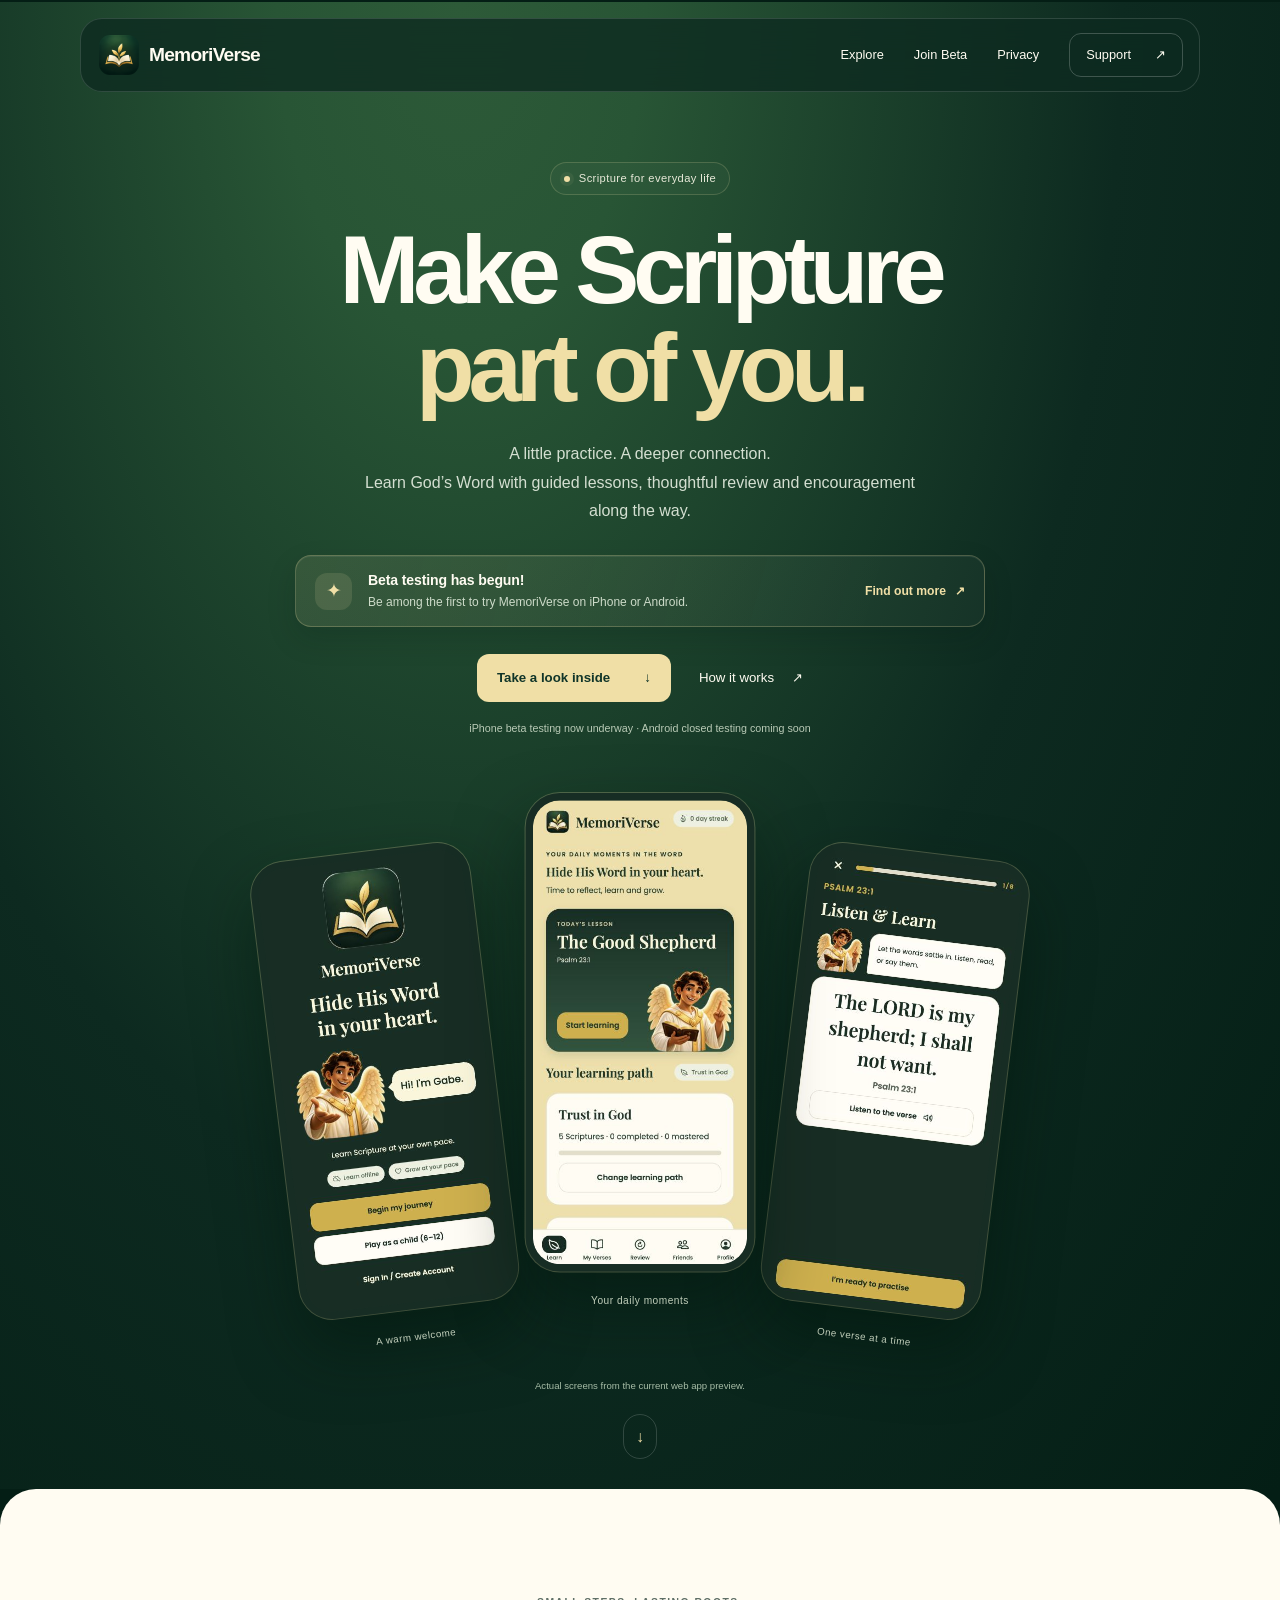
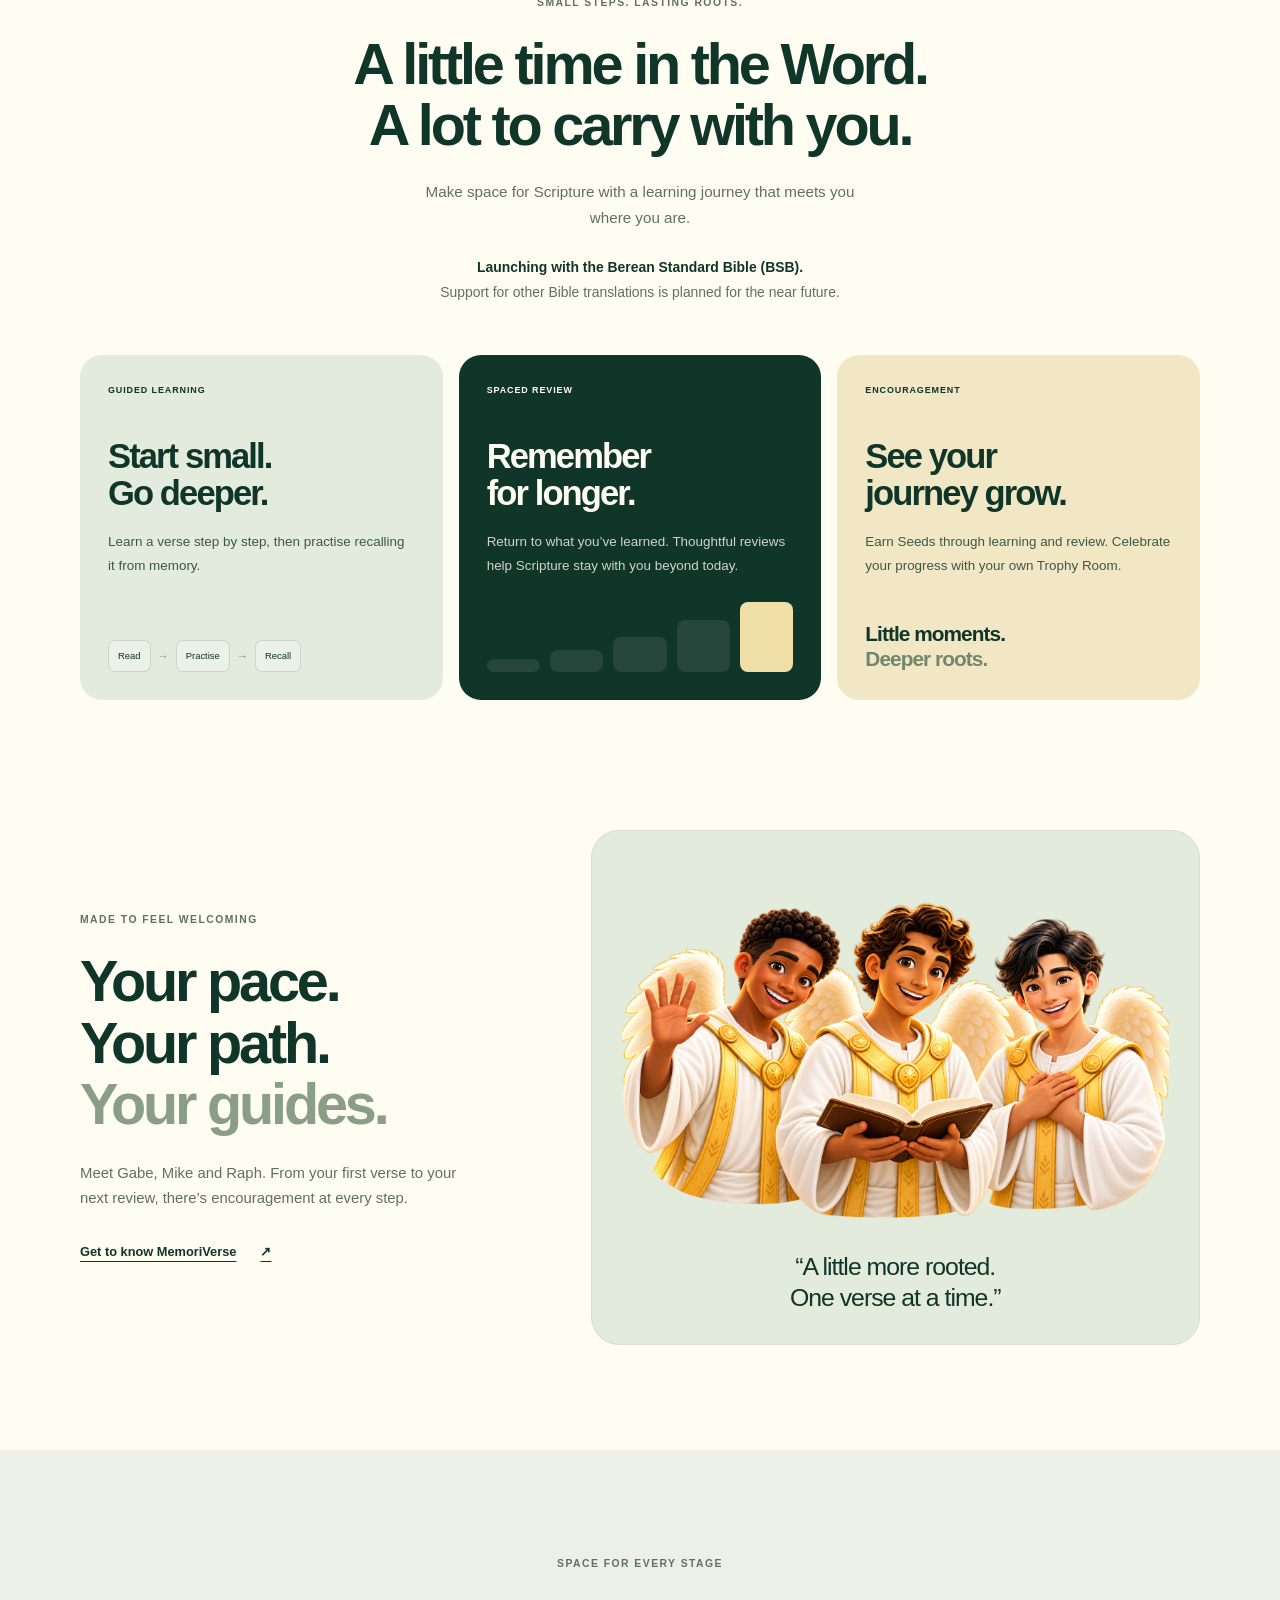
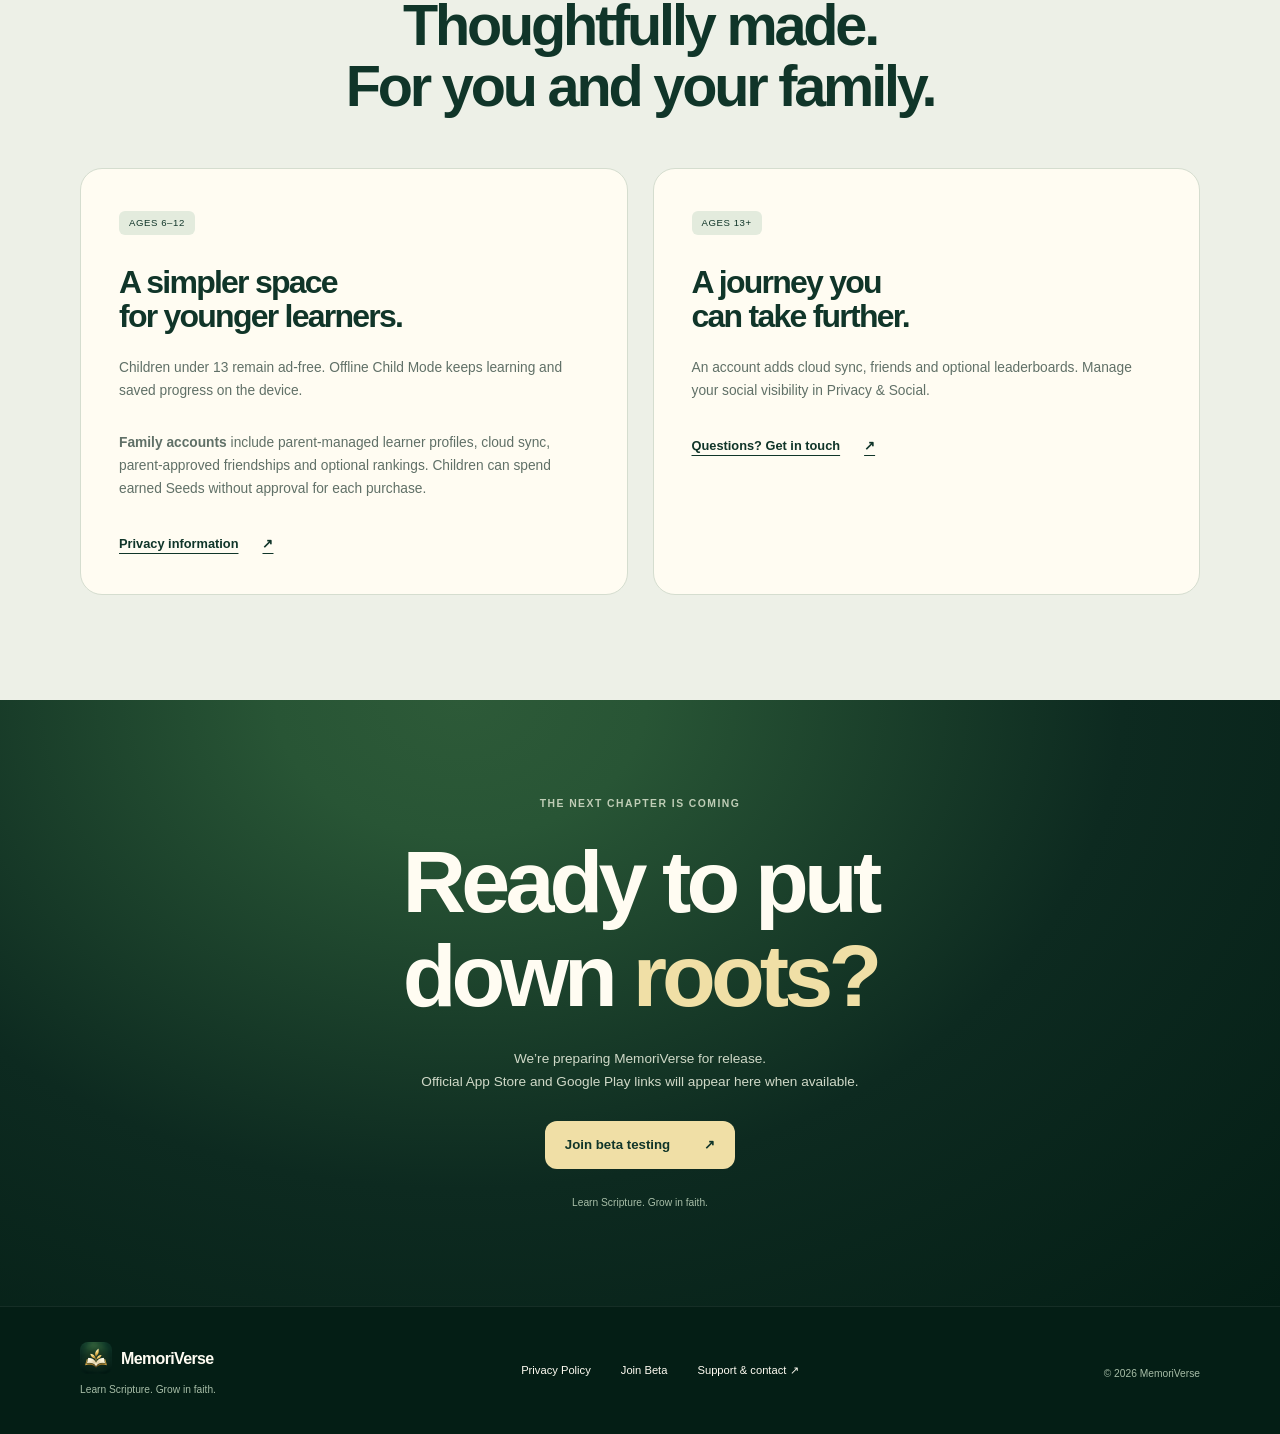
<file: index.html>
<!doctype html>
<html lang="en-GB">
<head>
<meta charset="utf-8">
<meta name="viewport" content="width=device-width, initial-scale=1">
<title>MemoriVerse — Learn Scripture. Grow in faith.</title>
<meta name="description" content="Bible memorisation through guided practice, spaced review and earned Seeds. Discover MemoriVerse and find support and privacy information.">
<meta name="robots" content="index,follow">
<meta name="theme-color" content="#103529">
<meta property="og:type" content="website">
<meta property="og:site_name" content="MemoriVerse">
<meta property="og:title" content="MemoriVerse — Learn Scripture. Grow in faith.">
<meta property="og:description" content="Bible memorisation through guided practice, spaced review and earned Seeds. Discover MemoriVerse and find support and privacy information.">
<meta property="og:url" content="https://memoriverse.app/">
<meta property="og:image" content="https://memoriverse.app/assets/memoriverse-logo.png">
<meta property="og:image:alt" content="MemoriVerse: an open Bible with golden leaves">
<meta name="twitter:card" content="summary">
<link rel="canonical" href="https://memoriverse.app/">
<link rel="icon" type="image/png" href="assets/memoriverse-logo.png">
<link rel="apple-touch-icon" href="assets/memoriverse-logo.png">
<link rel="stylesheet" href="assets/styles.css?v=8">
</head>
<body>
<a class="skip" href="#main">Skip to content</a>
<header class="site-header"><div class="header-inner">
<a class="brand" href="./" aria-label="MemoriVerse home"><img src="assets/memoriverse-logo.png" alt="" width="40" height="40"><span>MemoriVerse</span></a>
<nav aria-label="Main navigation"><a class="explore-link" href="./#experience">Explore</a><a href="beta.html">Join Beta</a><a href="privacy.html">Privacy</a><a class="nav-contact" href="support.html">Support <span aria-hidden="true">↗</span></a></nav>
</div></header>
<main id="main">
<section class="hero" aria-labelledby="hero-title">
<div class="wrap hero-intro">
<p class="status"><span class="status-dot" aria-hidden="true"></span> Scripture for everyday life</p>
<h1 id="hero-title">Make Scripture<br><span>part of you.</span></h1>
<p class="hero-description">A little practice. A deeper connection.<br>Learn God’s Word with guided lessons, thoughtful review and encouragement along the way.</p>
<a class="beta-hero-invite" href="beta.html" aria-label="Beta testing has begun — find out how to join on iPhone or Android">
  <span class="beta-hero-invite-mark" aria-hidden="true">✦</span>
  <span class="beta-hero-invite-copy"><strong>Beta testing has begun!</strong><span>Be among the first to try MemoriVerse on iPhone or Android.</span></span>
  <span class="beta-hero-invite-action">Find out more <span aria-hidden="true">↗</span></span>
</a>
<div class="actions"><a class="button" href="#app-screenshots">Take a look inside <span aria-hidden="true">↓</span></a><a class="text-link" href="#how-it-works">How it works <span aria-hidden="true">↗</span></a></div>
<p class="availability">iPhone beta testing now underway · Android closed testing coming soon</p>
</div>
<div class="wrap showcase" id="app-screenshots" aria-label="Screenshots from the current MemoriVerse web app preview">
<figure class="phone phone-left"><div class="phone-shell"><img src="assets/app-welcome.jpg" alt="MemoriVerse welcome screen with Gabe and the Begin my journey button" width="390" height="844" fetchpriority="high"></div><figcaption>A warm welcome</figcaption></figure>
<figure class="phone phone-centre"><div class="phone-shell"><img src="assets/app-learn.jpg" alt="MemoriVerse Learn screen showing The Good Shepherd and the Trust in God learning path" width="390" height="844" fetchpriority="high"></div><figcaption>Your daily moments</figcaption></figure>
<figure class="phone phone-right"><div class="phone-shell"><img src="assets/app-lesson.jpg" alt="MemoriVerse Listen and Learn lesson for Psalm 23:1, with verse narration and practice controls" width="390" height="844" fetchpriority="high"></div><figcaption>One verse at a time</figcaption></figure>
</div>
<p class="preview-note">Actual screens from the current web app preview.</p>
<a class="scroll-cue" href="#experience" aria-label="Scroll to explore MemoriVerse"><span aria-hidden="true">↓</span></a>
</section>
<section class="experience section-pad" id="experience" aria-labelledby="experience-title"><div class="wrap">
<div class="section-heading" data-reveal><p class="eyebrow">Small steps. Lasting roots.</p><h2 id="experience-title">A little time in the Word.<br>A lot to carry with you.</h2><p class="section-intro">Make space for Scripture with a learning journey that meets you where you are.</p><p class="translation-note"><strong>Launching with the Berean Standard Bible (BSB).</strong> Support for other Bible translations is planned for the near future.</p></div>
<div class="feature-grid">
<article class="feature feature-learn" data-reveal><div class="feature-top"><span class="feature-index">GUIDED LEARNING</span></div><h3>Start small.<br>Go deeper.</h3><p>Learn a verse step by step, then practise recalling it from memory.</p><div class="learning-sequence" aria-label="Read, practise, recall"><span>Read</span><i aria-hidden="true">→</i><span>Practise</span><i aria-hidden="true">→</i><span>Recall</span></div></article>
<article class="feature feature-review" data-reveal><div class="feature-top"><span class="feature-index">SPACED REVIEW</span></div><h3>Remember<br>for longer.</h3><p>Return to what you’ve learned. Thoughtful reviews help Scripture stay with you beyond today.</p><div class="review-motif" aria-hidden="true"><span></span><span></span><span></span><span></span><span></span></div></article>
<article class="feature feature-grow" data-reveal><div class="feature-top"><span class="feature-index">ENCOURAGEMENT</span></div><h3>See your<br>journey grow.</h3><p>Earn Seeds through learning and review. Celebrate your progress with your own Trophy Room.</p><div class="seed-wordmark" aria-hidden="true">Little moments.<br><span>Deeper roots.</span></div></article>
</div></div></section>
<section class="journey section-pad" id="how-it-works" aria-labelledby="journey-title"><div class="wrap journey-grid">
<div class="journey-copy" data-reveal><p class="eyebrow">Made to feel welcoming</p><h2 id="journey-title">Your pace.<br>Your path.<br><span>Your guides.</span></h2><p>Meet Gabe, Mike and Raph. From your first verse to your next review, there’s encouragement at every step.</p><a class="inline-link" href="support.html">Get to know MemoriVerse <span aria-hidden="true">↗</span></a></div>
<div class="guide-card" data-reveal><img src="assets/angel-guides-v2.png" alt="Mike waving, Gabe holding an open Bible and Raph with his hands over his heart" width="1536" height="1024" loading="lazy"><p>“A little more rooted.<br>One verse at a time.”</p></div>
</div></section>
<section class="family section-pad" aria-labelledby="family-title"><div class="wrap"><div class="family-heading" data-reveal><p class="eyebrow">Space for every stage</p><h2 id="family-title">Thoughtfully made.<br>For you and your family.</h2></div><div class="mode-grid">
<article class="mode-card" data-reveal><span class="mode-label">AGES 6–12</span><h3>A simpler space<br>for younger learners.</h3><p>Children under 13 remain ad-free. Offline Child Mode keeps learning and saved progress on the device.</p><p><strong>Family accounts</strong> include parent-managed learner profiles, cloud sync, parent-approved friendships and optional rankings. Children can spend earned Seeds without approval for each purchase.</p><a class="inline-link" href="privacy.html">Privacy information <span aria-hidden="true">↗</span></a></article>
<article class="mode-card" data-reveal><span class="mode-label">AGES 13+</span><h3>A journey you<br>can take further.</h3><p>An account adds cloud sync, friends and optional leaderboards. Manage your social visibility in Privacy &amp; Social.</p><a class="inline-link" href="support.html">Questions? Get in touch <span aria-hidden="true">↗</span></a></article>
</div></div></section>
<section class="launch" aria-labelledby="launch-title"><div class="wrap launch-inner" data-reveal><p class="eyebrow">The next chapter is coming</p><h2 id="launch-title">Ready to put<br>down <span>roots?</span></h2><p>We’re preparing MemoriVerse for release.<br>Official App Store and Google Play links will appear here when available.</p><a class="button" href="beta.html">Join beta testing <span aria-hidden="true">↗</span></a><span class="launch-note">Learn Scripture. Grow in faith.</span></div></section>
</main>
<footer><div class="wrap footer-inner"><div><a class="footer-brand" href="./"><img src="assets/memoriverse-logo.png" alt="" width="32" height="32">MemoriVerse</a><p>Learn Scripture. Grow in faith.</p></div><nav aria-label="Footer navigation"><a href="privacy.html">Privacy Policy</a><a href="beta.html">Join Beta</a><a href="support.html">Support &amp; contact <span aria-hidden="true">↗</span></a></nav><p class="copyright">© 2026 MemoriVerse</p></div></footer>
<script src="assets/site.js" defer></script>
</body></html>
</file>
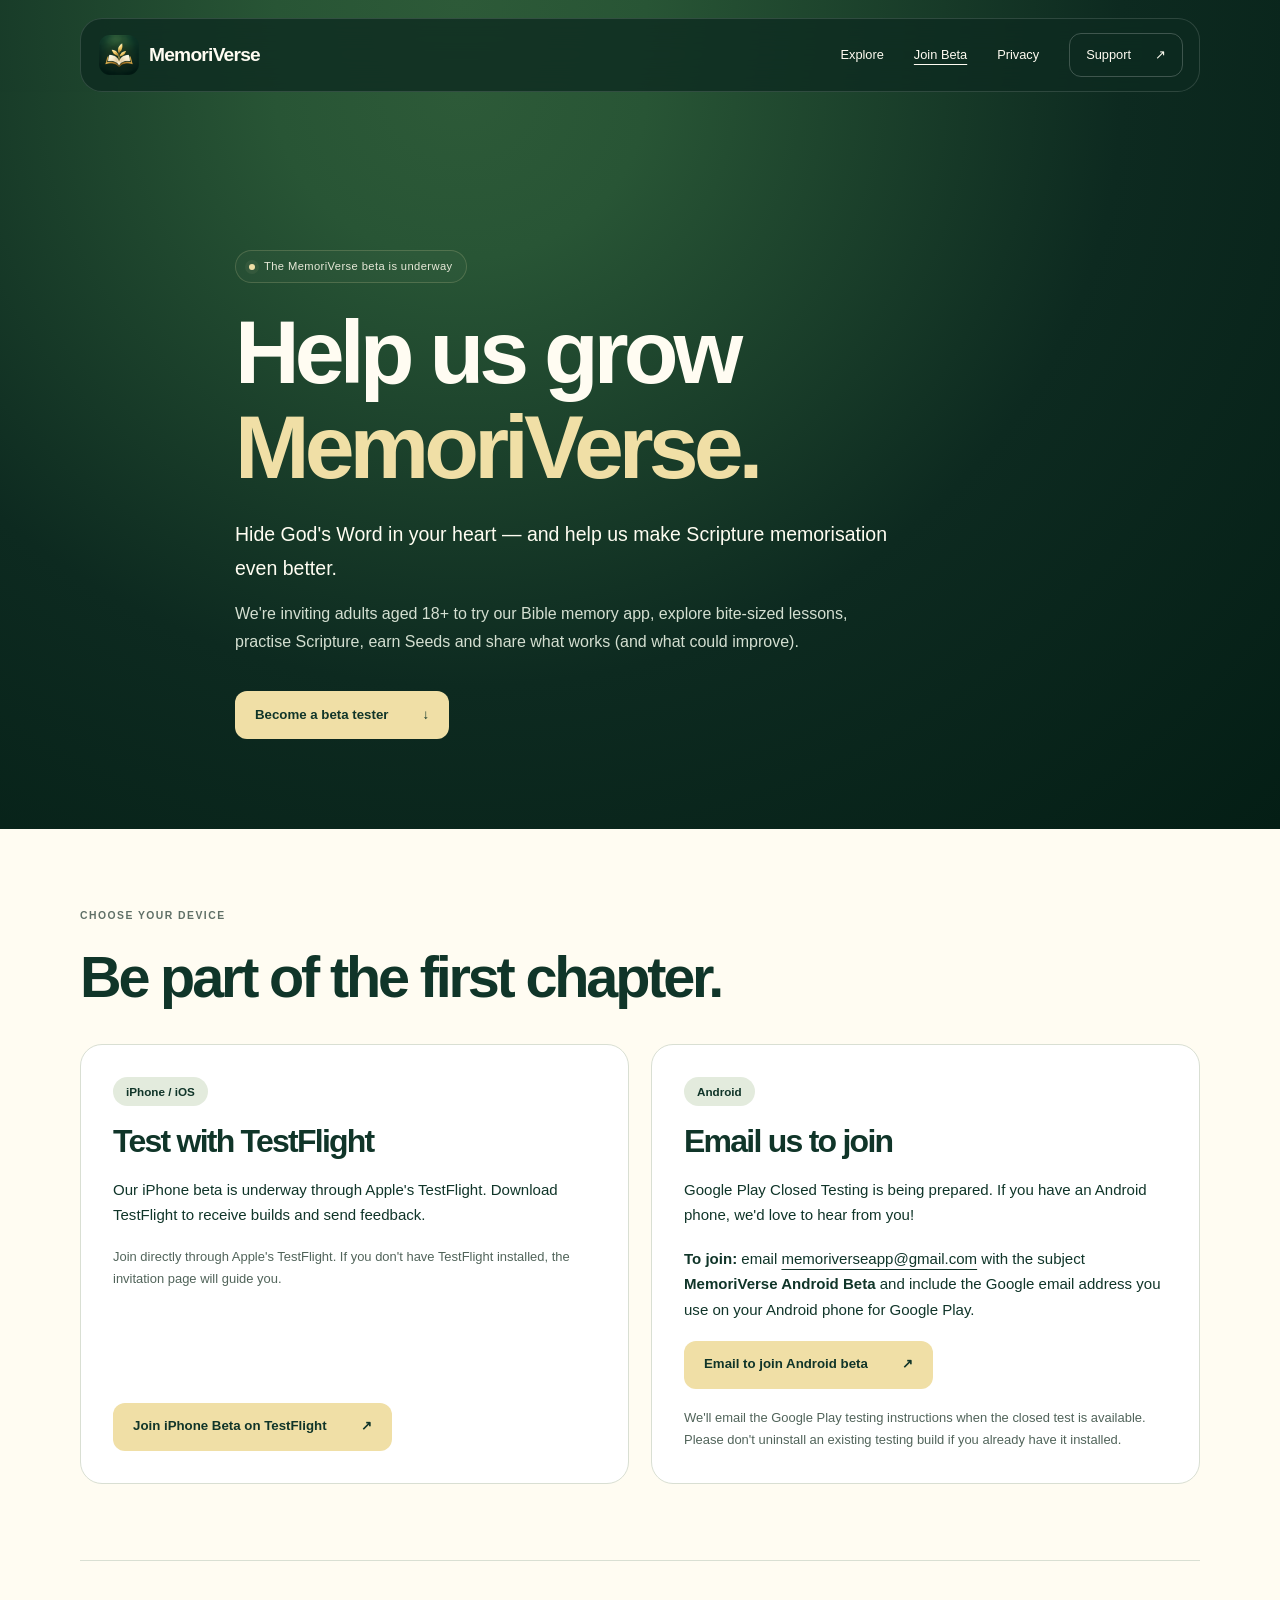
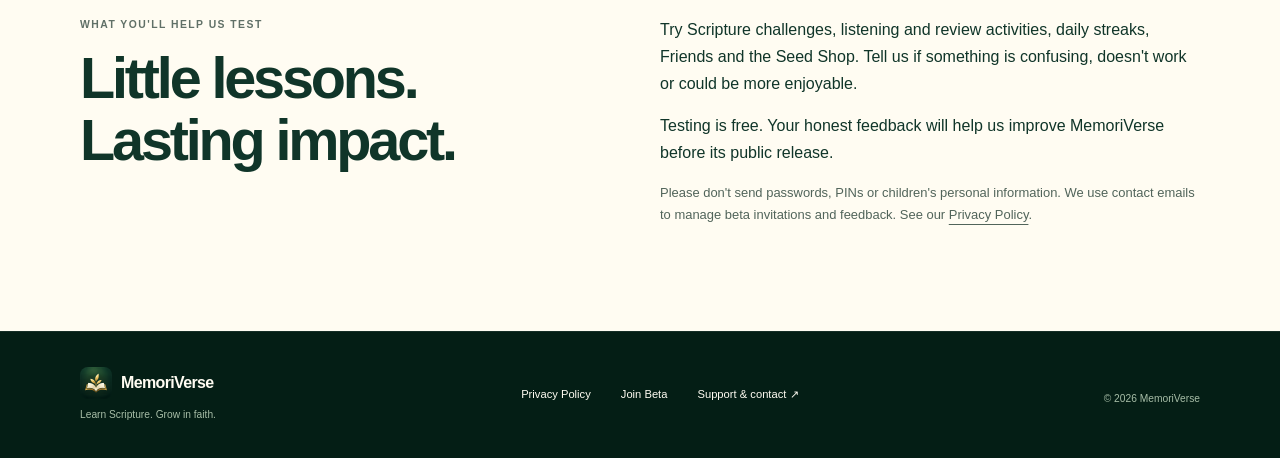
<file: beta.html>
<!doctype html>
<html lang="en-GB">
<head>
<meta charset="utf-8">
<meta name="viewport" content="width=device-width, initial-scale=1">
<title>Become a Beta Tester — MemoriVerse</title>
<meta name="description" content="MemoriVerse beta testing has begun! Join iPhone testing through TestFlight or email us to request an Android beta invitation. Help shape a fun way to memorise Scripture.">
<meta name="robots" content="index,follow">
<meta name="theme-color" content="#103529">
<meta property="og:type" content="website">
<meta property="og:site_name" content="MemoriVerse">
<meta property="og:title" content="MemoriVerse Beta Testing Has Begun!">
<meta property="og:description" content="Help us bring Bible memorisation to life. iPhone testing is underway and Android testers can register their interest.">
<meta property="og:url" content="https://memoriverse.app/beta.html">
<meta property="og:image" content="https://memoriverse.app/assets/memoriverse-logo.png">
<meta property="og:image:alt" content="MemoriVerse Bible and golden sprout logo">
<meta name="twitter:card" content="summary">
<link rel="canonical" href="https://memoriverse.app/beta.html">
<link rel="icon" type="image/png" href="assets/memoriverse-logo.png">
<link rel="apple-touch-icon" href="assets/memoriverse-logo.png">
<link rel="stylesheet" href="assets/styles.css?v=7">
</head>
<body class="inner-page">
<a class="skip" href="#main">Skip to content</a>
<header class="site-header"><div class="header-inner">
<a class="brand" href="./" aria-label="MemoriVerse home"><img src="assets/memoriverse-logo.png" alt="" width="40" height="40"><span>MemoriVerse</span></a>
<nav aria-label="Main navigation"><a class="explore-link" href="./#experience">Explore</a><a href="beta.html" aria-current="page">Join Beta</a><a href="privacy.html">Privacy</a><a class="nav-contact" href="support.html">Support <span aria-hidden="true">↗</span></a></nav>
</div></header>
<main id="main">
<section class="beta-hero">
<div class="wrap beta-hero-inner">
<p class="status"><span class="status-dot" aria-hidden="true"></span> The MemoriVerse beta is underway</p>
<h1>Help us grow<br><span>MemoriVerse.</span></h1>
<p class="beta-lead">Hide God's Word in your heart — and help us make Scripture memorisation even better.</p>
<p>We're inviting adults aged 18+ to try our Bible memory app, explore bite-sized lessons, practise Scripture, earn Seeds and share what works (and what could improve).</p>
<a class="button" href="#join">Become a beta tester <span aria-hidden="true">↓</span></a>
</div></section>
<section class="beta-content" id="join">
<div class="wrap">
<p class="eyebrow">Choose your device</p><h2>Be part of the first chapter.</h2>
<div class="beta-platforms">
<article class="beta-card">
<span class="beta-platform-label">iPhone / iOS</span>
<h3>Test with TestFlight</h3>
<p>Our iPhone beta is underway through Apple's TestFlight. Download TestFlight to receive builds and send feedback.</p>
<p class="beta-note">Join directly through Apple's TestFlight. If you don't have TestFlight installed, the invitation page will guide you.</p>
<a class="button" href="https://testflight.apple.com/join/C9Q5YEUR">Join iPhone Beta on TestFlight <span aria-hidden="true">↗</span></a>
</article>
<article class="beta-card">
<span class="beta-platform-label">Android</span>
<h3>Email us to join</h3>
<p>Google Play Closed Testing is being prepared. If you have an Android phone, we'd love to hear from you!</p>
<p><strong>To join:</strong> email <a href="mailto:memoriverseapp@gmail.com?subject=MemoriVerse%20Android%20Beta%20Testing">memoriverseapp@gmail.com</a> with the subject <strong>MemoriVerse Android Beta</strong> and include the Google email address you use on your Android phone for Google Play.</p>
<a class="button" href="mailto:memoriverseapp@gmail.com?subject=MemoriVerse%20Android%20Beta&amp;body=Hello%2C%20I%27d%20like%20to%20join%20MemoriVerse%20Android%20beta%20testing.%0A%0AMy%20Google%20Play%20email%20address%20is%3A%20%0A%0AMy%20Android%20phone%20model%20(optional)%3A%20%0A">Email to join Android beta <span aria-hidden="true">↗</span></a>
<p class="beta-note">We'll email the Google Play testing instructions when the closed test is available. Please don't uninstall an existing testing build if you already have it installed.</p>
</article>
</div>
<div class="beta-why">
<div><p class="eyebrow">What you'll help us test</p><h2>Little lessons.<br>Lasting impact.</h2></div>
<div><p>Try Scripture challenges, listening and review activities, daily streaks, Friends and the Seed Shop. Tell us if something is confusing, doesn't work or could be more enjoyable.</p><p>Testing is free. Your honest feedback will help us improve MemoriVerse before its public release.</p><p class="beta-note">Please don't send passwords, PINs or children's personal information. We use contact emails to manage beta invitations and feedback. See our <a href="privacy.html">Privacy Policy</a>.</p></div>
</div>
</div></section>
</main>
<footer><div class="wrap footer-inner"><div><a class="footer-brand" href="./"><img src="assets/memoriverse-logo.png" alt="" width="32" height="32">MemoriVerse</a><p>Learn Scripture. Grow in faith.</p></div><nav aria-label="Footer navigation"><a href="privacy.html">Privacy Policy</a><a href="beta.html" aria-current="page">Join Beta</a><a href="support.html">Support &amp; contact <span aria-hidden="true">↗</span></a></nav><p class="copyright">© 2026 MemoriVerse</p></div></footer>
<script src="assets/site.js" defer></script>
</body></html>
</file>
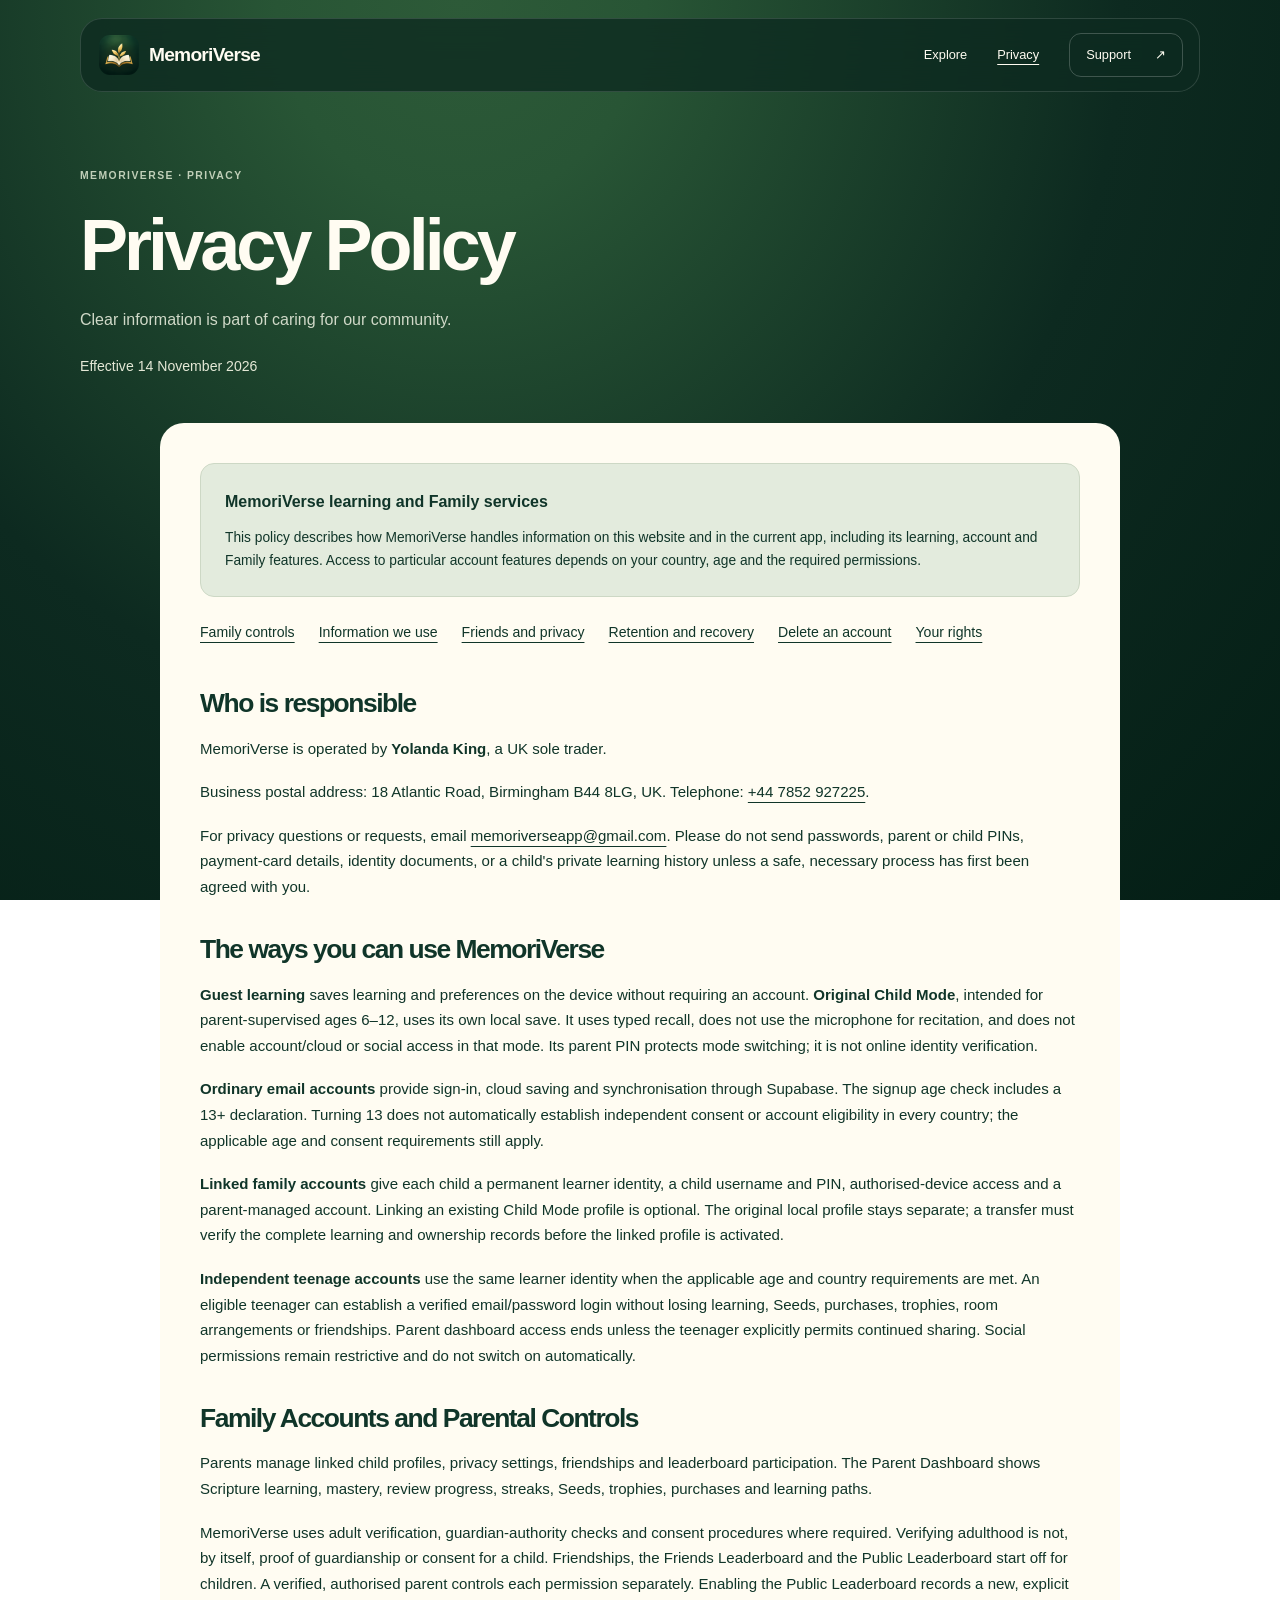
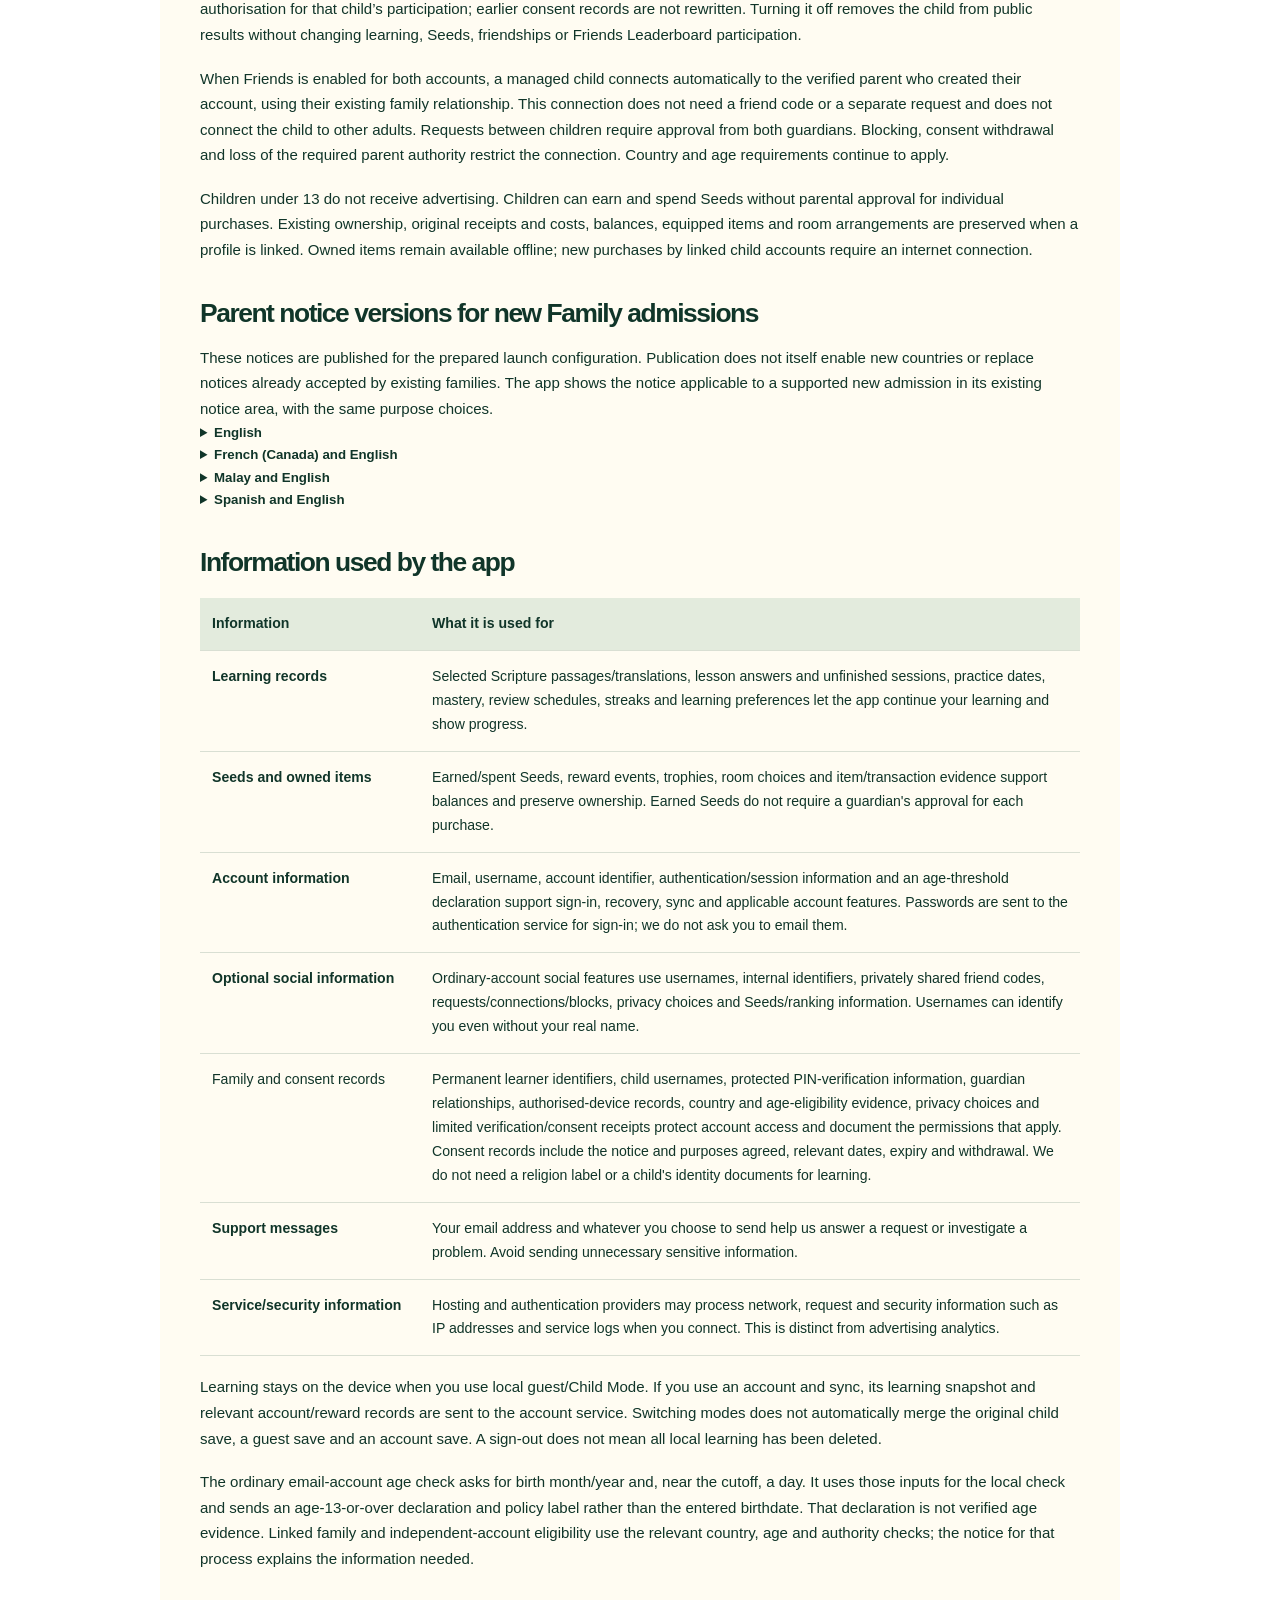
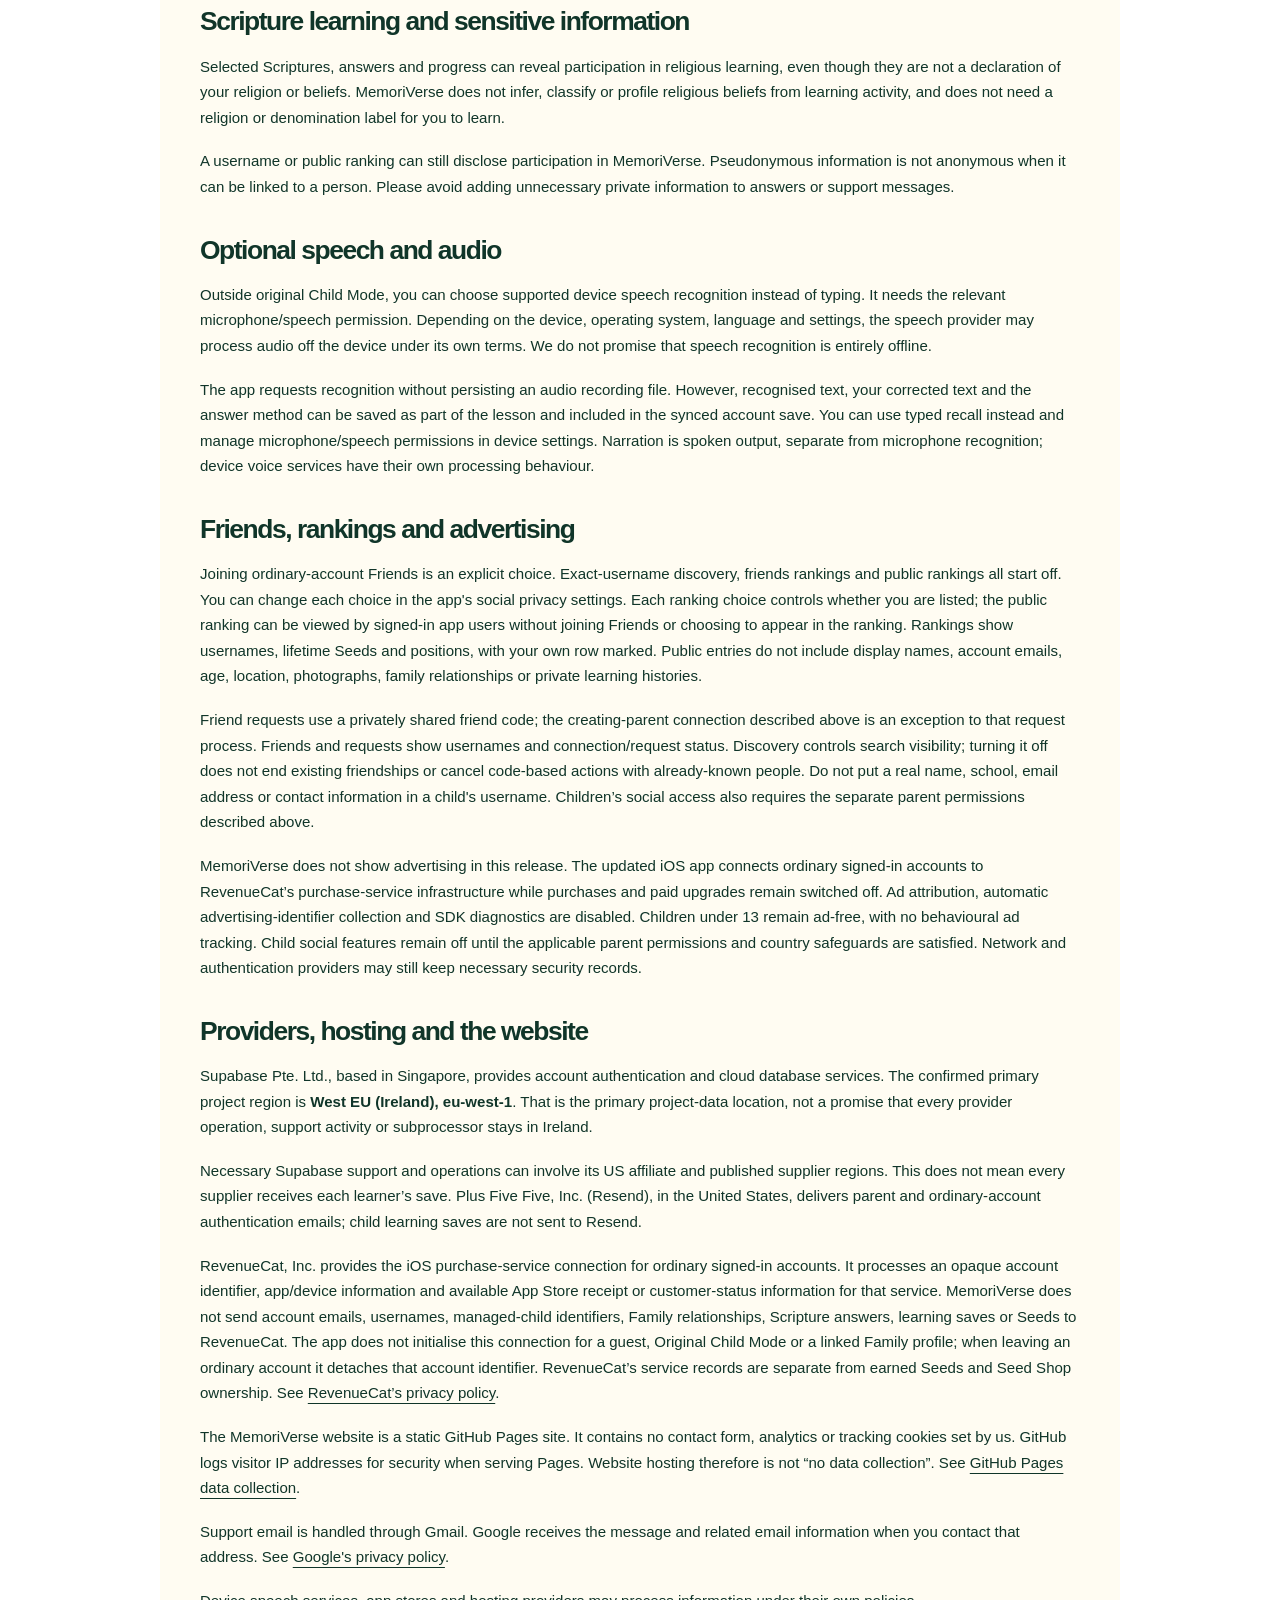
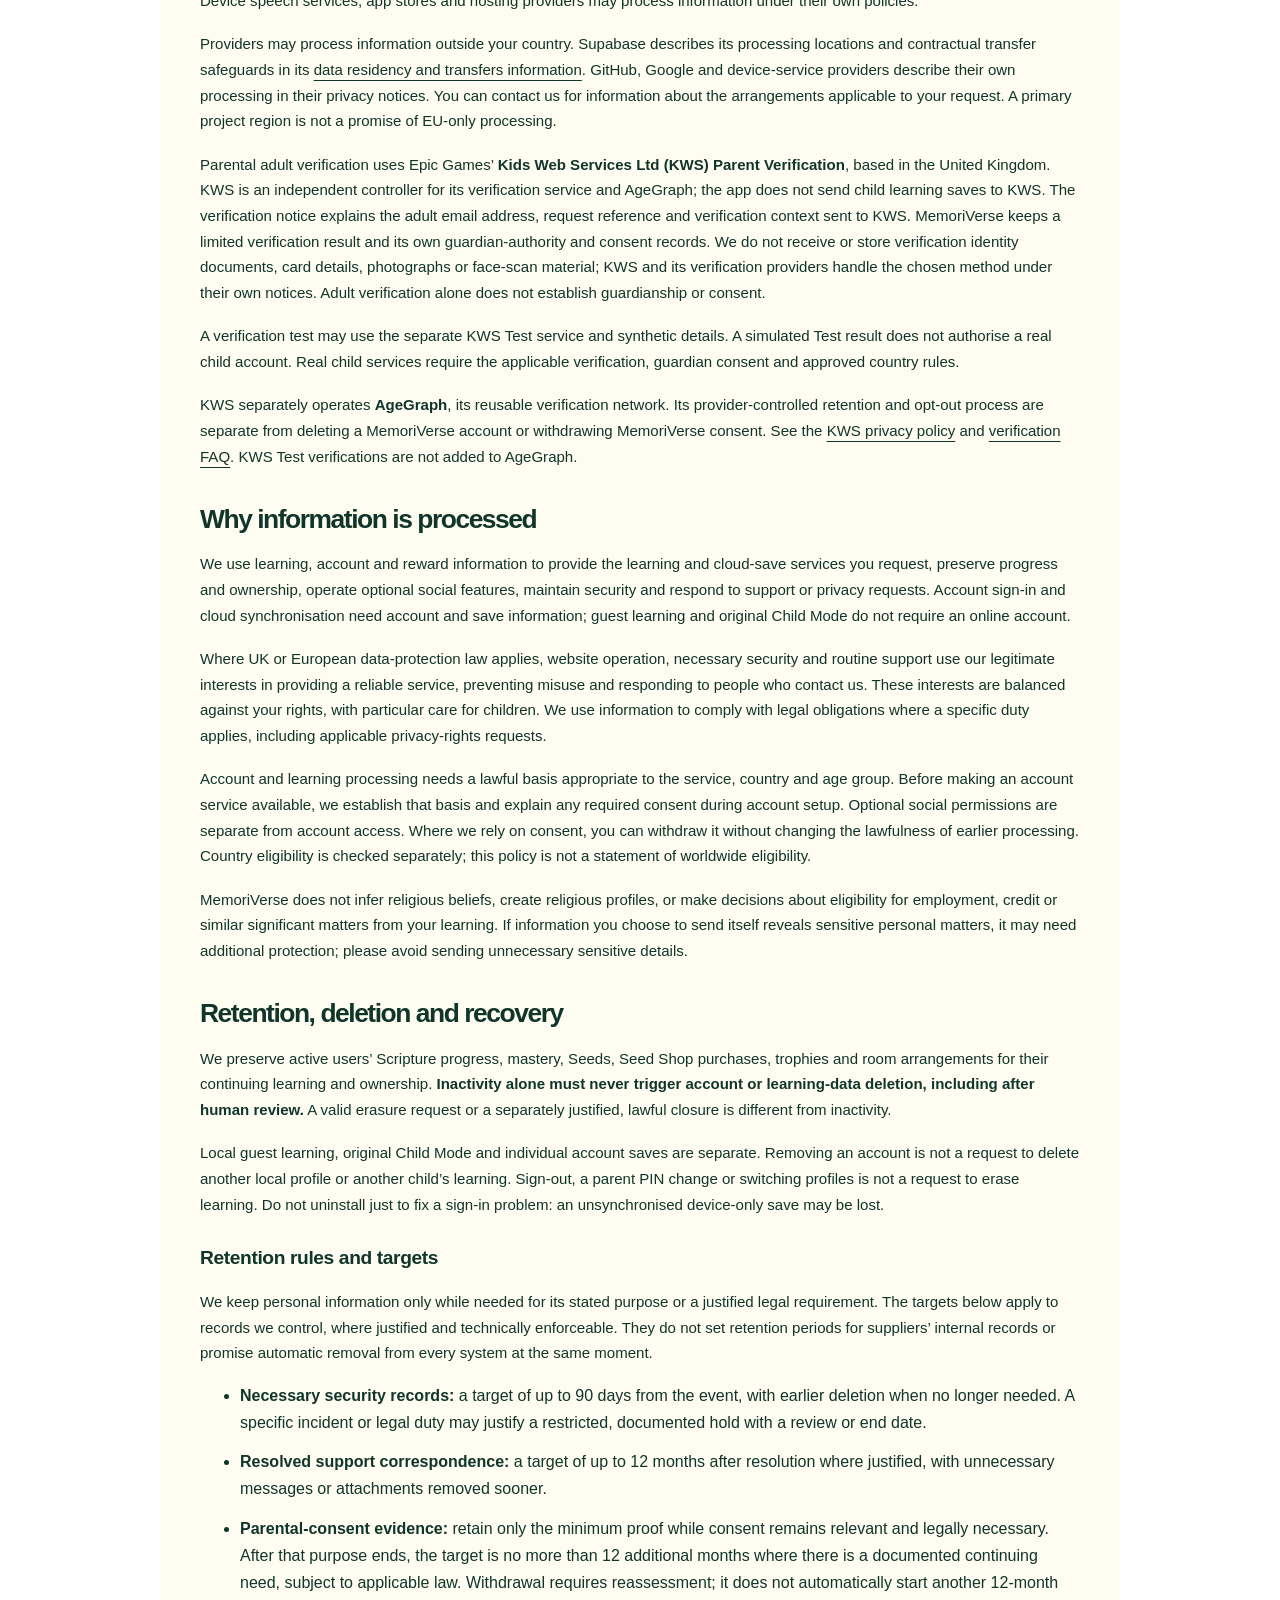
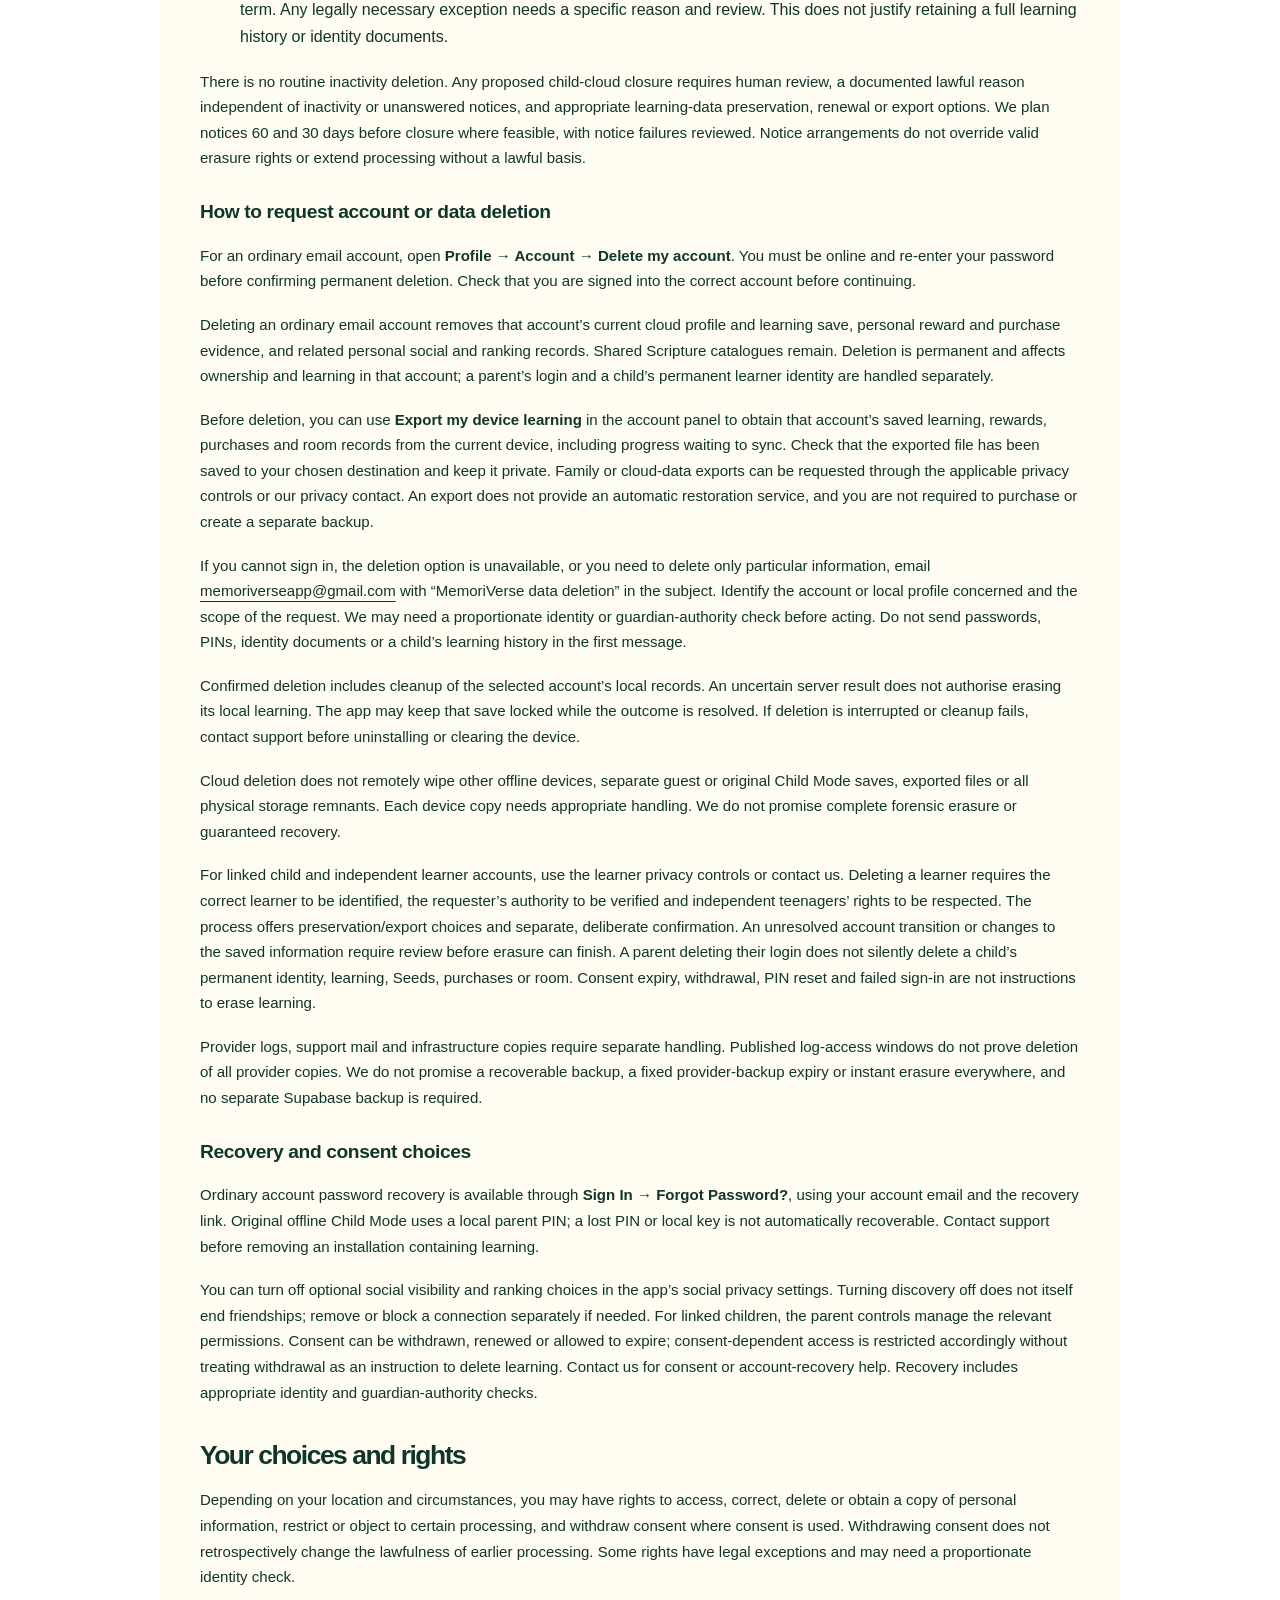
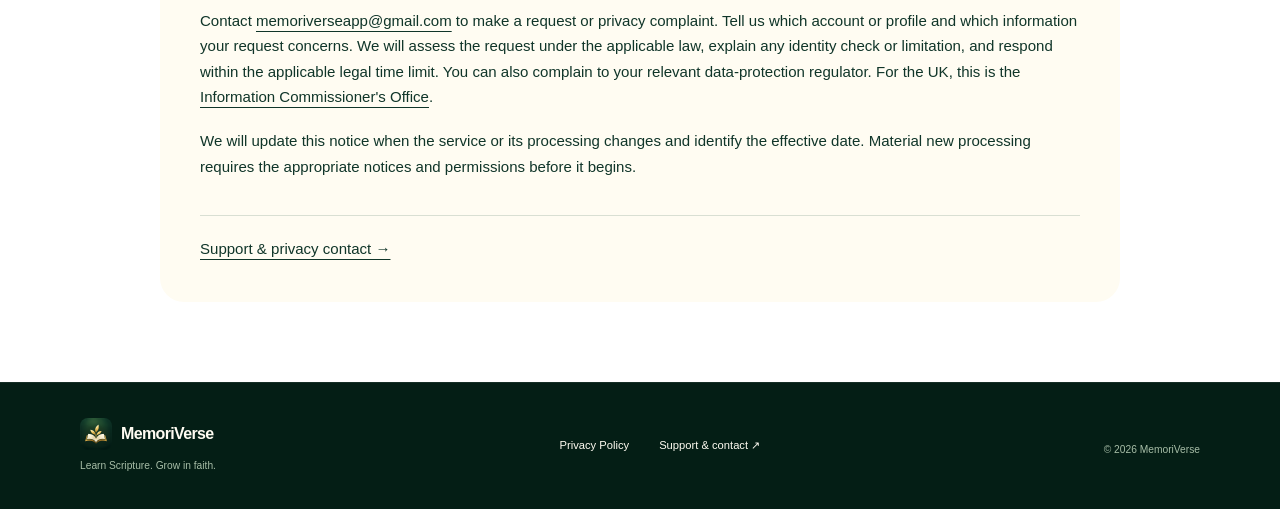
<file: privacy.html>
<!doctype html>
<html lang="en-GB">
<head>
<meta charset="utf-8">
<meta name="viewport" content="width=device-width, initial-scale=1">
<title>Privacy Policy — MemoriVerse</title>
<meta name="description" content="How MemoriVerse uses learning, account and support information, your privacy choices, retention targets and deletion options.">
<meta name="robots" content="index,follow">
<meta name="theme-color" content="#103529">
<meta property="og:type" content="website">
<meta property="og:site_name" content="MemoriVerse">
<meta property="og:title" content="Privacy Policy — MemoriVerse">
<meta property="og:description" content="How MemoriVerse uses learning, account and support information, your privacy choices, retention targets and deletion options.">
<meta property="og:url" content="https://memoriverse.app/privacy.html">
<meta property="og:image" content="https://memoriverse.app/assets/memoriverse-logo.png">
<meta property="og:image:alt" content="MemoriVerse: an open Bible with golden leaves">
<meta name="twitter:card" content="summary">
<link rel="canonical" href="https://memoriverse.app/privacy.html">
<link rel="icon" type="image/png" href="assets/memoriverse-logo.png">
<link rel="apple-touch-icon" href="assets/memoriverse-logo.png">
<link rel="stylesheet" href="assets/styles.css?v=6">
</head>
<body class="inner-page">
<a class="skip" href="#main">Skip to content</a>
<header class="site-header"><div class="header-inner">
<a class="brand" href="./" aria-label="MemoriVerse home"><img src="assets/memoriverse-logo.png" alt="" width="40" height="40"><span>MemoriVerse</span></a>
<nav aria-label="Main navigation"><a class="explore-link" href="./#experience">Explore</a><a href="privacy.html" aria-current="page">Privacy</a><a class="nav-contact" href="support.html">Support <span aria-hidden="true">↗</span></a></nav>
</div></header>
<main id="main"><section class="wrap page-heading"><p class="eyebrow">MemoriVerse · Privacy</p><h1>Privacy Policy</h1><p class="lead">Clear information is part of caring for our community.</p><p class="policy-date">Effective 14 November 2026</p></section><article class="wrap document policy-document"><div class="notice"><strong>MemoriVerse learning and Family services</strong><p>This policy describes how MemoriVerse handles information on this website and in the current app, including its learning, account and Family features. Access to particular account features depends on your country, age and the required permissions.</p></div><nav class="policy-contents" aria-label="Privacy policy contents"><a href="#policy-family-accounts-and-parental-controls">Family controls</a><a href="#policy-information-used-by-the-app">Information we use</a><a href="#policy-friends-rankings-and-advertising">Friends and privacy</a><a href="#policy-retention-deletion-and-recovery">Retention and recovery</a><a href="#delete-account">Delete an account</a><a href="#policy-your-choices-and-rights">Your rights</a></nav><section class="policy-section" id="policy-who-is-responsible"><h2>Who is responsible</h2><p>MemoriVerse is operated by <strong>Yolanda King</strong>, a UK sole trader.</p><p>Business postal address: 18 Atlantic Road, Birmingham B44 8LG, UK. Telephone: <a href="tel:+447852927225">+44 7852 927225</a>.</p>
<p>For privacy questions or requests, email <a href="mailto:memoriverseapp@gmail.com">memoriverseapp@gmail.com</a>. Please do not send passwords, parent or child PINs, payment-card details, identity documents, or a child&#x27;s private learning history unless a safe, necessary process has first been agreed with you.</p></section>
<section class="policy-section" id="policy-the-ways-you-can-use-memoriverse"><h2>The ways you can use MemoriVerse</h2><p><strong>Guest learning</strong> saves learning and preferences on the device without requiring an account. <strong>Original Child Mode</strong>, intended for parent-supervised ages 6–12, uses its own local save. It uses typed recall, does not use the microphone for recitation, and does not enable account/cloud or social access in that mode. Its parent PIN protects mode switching; it is not online identity verification.</p>
<p><strong>Ordinary email accounts</strong> provide sign-in, cloud saving and synchronisation through Supabase. The signup age check includes a 13+ declaration. Turning 13 does not automatically establish independent consent or account eligibility in every country; the applicable age and consent requirements still apply.</p>
<p><strong>Linked family accounts</strong> give each child a permanent learner identity, a child username and PIN, authorised-device access and a parent-managed account. Linking an existing Child Mode profile is optional. The original local profile stays separate; a transfer must verify the complete learning and ownership records before the linked profile is activated.</p>
<p><strong>Independent teenage accounts</strong> use the same learner identity when the applicable age and country requirements are met. An eligible teenager can establish a verified email/password login without losing learning, Seeds, purchases, trophies, room arrangements or friendships. Parent dashboard access ends unless the teenager explicitly permits continued sharing. Social permissions remain restrictive and do not switch on automatically.</p></section>
<section class="policy-section" id="policy-family-accounts-and-parental-controls"><h2>Family Accounts and Parental Controls</h2><p>Parents manage linked child profiles, privacy settings, friendships and leaderboard participation. The Parent Dashboard shows Scripture learning, mastery, review progress, streaks, Seeds, trophies, purchases and learning paths.</p>
<p>MemoriVerse uses adult verification, guardian-authority checks and consent procedures where required. Verifying adulthood is not, by itself, proof of guardianship or consent for a child. Friendships, the Friends Leaderboard and the Public Leaderboard start off for children. A verified, authorised parent controls each permission separately. Enabling the Public Leaderboard records a new, explicit authorisation for that child’s participation; earlier consent records are not rewritten. Turning it off removes the child from public results without changing learning, Seeds, friendships or Friends Leaderboard participation.</p>
<p>When Friends is enabled for both accounts, a managed child connects automatically to the verified parent who created their account, using their existing family relationship. This connection does not need a friend code or a separate request and does not connect the child to other adults. Requests between children require approval from both guardians. Blocking, consent withdrawal and loss of the required parent authority restrict the connection. Country and age requirements continue to apply.</p>
<p>Children under 13 do not receive advertising. Children can earn and spend Seeds without parental approval for individual purchases. Existing ownership, original receipts and costs, balances, equipped items and room arrangements are preserved when a profile is linked. Owned items remain available offline; new purchases by linked child accounts require an internet connection.</p></section>
<section class="policy-section" id="family-parent-notices"><h2>Parent notice versions for new Family admissions</h2><p>These notices are published for the prepared launch configuration. Publication does not itself enable new countries or replace notices already accepted by existing families. The app shows the notice applicable to a supported new admission in its existing notice area, with the same purpose choices.</p><details lang="en"><summary>English</summary><p>Notice version: <code>mv-parent-launch70-20261111-v1-en</code></p><p>MemoriVerse — Family account choices</p><p>MemoriVerse is operated by Yolanda King in the United Kingdom. Privacy contact: memoriverseapp@gmail.com. Business postal address: 18 Atlantic Road, Birmingham B44 8LG, UK. Telephone: +44 7852 927225.</p><p>A child account uses a username, age band and protected sign-in/device records. We do not require the child&#x27;s real name, email address or phone number. Selected Scriptures, answers and learning/progress records are saved with the account, including reviews, streaks, Seeds, purchases, preferences and Trophy Room arrangements. Scripture activity can reveal participation in religious learning.</p><p>Choose only the existing purposes you agree to. Saving and syncing uses the cloud account. The parent dashboard, Friends and Friends Leaderboard remain optional. A new optional choice starts off. Public Leaderboard participation is a separate parent-controlled option and also starts off.</p><p>Saving and syncing keeps the learner&#x27;s records available on authorised devices. The parent dashboard shows progress to the authorised parent. Approved Friends connections use usernames; when the required permissions allow it, the creating parent connects automatically. Requests between children require the existing guardian approvals. The Friends Leaderboard shows username, lifetime Seeds and rank to permitted connections. If the parent later separately enables the Public Leaderboard, that same limited ranking information becomes visible to the wider in-app leaderboard audience. Real names, child contact details and private learning histories are not required public fields. There is no direct messaging.</p><p>Supabase Pte. Ltd. provides account and cloud processing. The primary database is in Ireland; necessary support and operations can involve its US affiliate and other supplier processing regions. Authentication emails use Resend, a US supplier; those emails concern the parent or ordinary email account and do not contain the child&#x27;s learning save. Epic Kids Web Services, based in the UK, handles the existing parent verification and its separate AgeGraph service. MemoriVerse does not receive the parent&#x27;s identity-document images or payment-card details. Adult verification and your guardian statement remain distinct.</p><p>Your affirmative choice for saving and syncing authorises that described processing, including the religious-learning information you choose to save. Your existing optional choices authorise only the selected sharing purposes. They do not authorise advertising or sale of child data. Changing an optional sharing choice affects that feature. It does not delete learning, Seeds or purchases. Withdrawal of data consent and an account-deletion request are handled separately, with only the necessary lawful records retained.</p><p>Use the existing account/Family controls or the privacy email to change choices or request access, correction or deletion. Please do not email passwords, PINs or identity documents. See https://memoriverse.app/privacy.html and https://www.kidswebservices.com/privacy-policy.<br></p></details><details lang="fr-CA"><summary>French (Canada) and English</summary><p>Notice version: <code>mv-parent-launch70-20261111-v1-frCA-en</code></p><p>MemoriVerse — choix pour le compte familial<br>Le responsable est Yolanda King, au Royaume-Uni. Contact : memoriverseapp@gmail.com. Adresse postale professionnelle: 18 Atlantic Road, Birmingham B44 8LG, UK. Téléphone: +44 7852 927225.<br>Le compte utilise un nom d&#x27;utilisateur, une tranche d&#x27;âge, des informations d&#x27;accès protégées et les données d&#x27;apprentissage associées. Le vrai nom, l&#x27;adresse courriel et le numéro de téléphone de l&#x27;enfant ne sont pas requis. Les Écritures choisies, réponses et progrès peuvent révéler sa participation à un apprentissage religieux.<br>Les choix existants portent séparément sur la sauvegarde et la synchronisation, le tableau de bord du parent, les amitiés approuvées et le classement entre amis. Les options facultatives sont désactivées au départ. Le classement public exige le choix distinct du parent et reste désactivé par défaut. Les classements montrent seulement le nom d&#x27;utilisateur, les Seeds cumulées et le rang. Il n&#x27;y a pas de messagerie directe.<br>Supabase Pte. Ltd. traite le compte et la sauvegarde ; la base principale est en Irlande. L&#x27;assistance et les opérations nécessaires peuvent impliquer sa société américaine et d&#x27;autres régions de traitement. Resend traite aux États-Unis les courriels d&#x27;authentification du parent ou du compte courriel ordinaire, sans la sauvegarde d&#x27;apprentissage de l&#x27;enfant. Kids Web Services, au Royaume-Uni, réalise la vérification existante du parent et gère séparément AgeGraph. MemoriVerse ne reçoit pas les images des pièces d&#x27;identité ou les données de carte du parent.<br>Votre choix affirmatif de sauvegarde autorise ce traitement, y compris les informations d&#x27;apprentissage religieux que vous choisissez de sauvegarder. Chaque option de partage autorise uniquement la finalité choisie. Modifier un partage facultatif ne supprime pas l&#x27;apprentissage, les Seeds ou les achats. Le retrait du consentement aux données et une demande de suppression du compte sont traités séparément, avec conservation limitée aux éléments nécessaires et licites. Utilisez les contrôles existants ou le contact de confidentialité pour les demandes d&#x27;accès, de correction ou de suppression.<br>Politique : https://memoriverse.app/privacy.html ; KWS : https://www.kidswebservices.com/privacy-policy.</p><p>MemoriVerse — Family account choices</p><p>MemoriVerse is operated by Yolanda King in the United Kingdom. Privacy contact: memoriverseapp@gmail.com. Business postal address: 18 Atlantic Road, Birmingham B44 8LG, UK. Telephone: +44 7852 927225.</p><p>A child account uses a username, age band and protected sign-in/device records. We do not require the child&#x27;s real name, email address or phone number. Selected Scriptures, answers and learning/progress records are saved with the account, including reviews, streaks, Seeds, purchases, preferences and Trophy Room arrangements. Scripture activity can reveal participation in religious learning.</p><p>Choose only the existing purposes you agree to. Saving and syncing uses the cloud account. The parent dashboard, Friends and Friends Leaderboard remain optional. A new optional choice starts off. Public Leaderboard participation is a separate parent-controlled option and also starts off.</p><p>Saving and syncing keeps the learner&#x27;s records available on authorised devices. The parent dashboard shows progress to the authorised parent. Approved Friends connections use usernames; when the required permissions allow it, the creating parent connects automatically. Requests between children require the existing guardian approvals. The Friends Leaderboard shows username, lifetime Seeds and rank to permitted connections. If the parent later separately enables the Public Leaderboard, that same limited ranking information becomes visible to the wider in-app leaderboard audience. Real names, child contact details and private learning histories are not required public fields. There is no direct messaging.</p><p>Supabase Pte. Ltd. provides account and cloud processing. The primary database is in Ireland; necessary support and operations can involve its US affiliate and other supplier processing regions. Authentication emails use Resend, a US supplier; those emails concern the parent or ordinary email account and do not contain the child&#x27;s learning save. Epic Kids Web Services, based in the UK, handles the existing parent verification and its separate AgeGraph service. MemoriVerse does not receive the parent&#x27;s identity-document images or payment-card details. Adult verification and your guardian statement remain distinct.</p><p>Your affirmative choice for saving and syncing authorises that described processing, including the religious-learning information you choose to save. Your existing optional choices authorise only the selected sharing purposes. They do not authorise advertising or sale of child data. Changing an optional sharing choice affects that feature. It does not delete learning, Seeds or purchases. Withdrawal of data consent and an account-deletion request are handled separately, with only the necessary lawful records retained.</p><p>Use the existing account/Family controls or the privacy email to change choices or request access, correction or deletion. Please do not email passwords, PINs or identity documents. See https://memoriverse.app/privacy.html and https://www.kidswebservices.com/privacy-policy.<br></p></details><details lang="ms"><summary>Malay and English</summary><p>Notice version: <code>mv-parent-launch70-20261111-v1-ms-en</code></p><p>MemoriVerse — pilihan akaun keluarga<br>Pengawal data ialah Yolanda King di United Kingdom. Hubungan privasi: memoriverseapp@gmail.com. Alamat pos perniagaan: 18 Atlantic Road, Birmingham B44 8LG, UK. Telefon: +44 7852 927225.<br>Akaun kanak-kanak menggunakan nama pengguna, kumpulan umur, rekod akses dan peranti yang dilindungi, serta rekod pembelajaran yang berkaitan. Nama sebenar, alamat e-mel dan nombor telefon kanak-kanak tidak diperlukan. Ayat Kitab Suci yang dipilih, jawapan dan kemajuan boleh mendedahkan penyertaan dalam pembelajaran agama.<br>Pilihan sedia ada merangkumi penyimpanan dan penyegerakan, papan pemuka ibu bapa, hubungan rakan yang diluluskan dan papan kedudukan rakan, secara berasingan. Semua pilihan tambahan dimatikan pada permulaan. Penyertaan dalam papan kedudukan awam memerlukan pilihan ibu bapa yang berasingan dan dimatikan secara lalai. Papan kedudukan memaparkan nama pengguna, jumlah Seeds sepanjang masa dan kedudukan sahaja. Tiada pemesejan langsung.<br>Supabase Pte. Ltd. memproses akaun dan simpanan awan; pangkalan data utama berada di Ireland. Sokongan dan operasi yang diperlukan boleh melibatkan syarikat sekutunya di Amerika Syarikat dan rantau pemprosesan lain. Resend memproses e-mel pengesahan akaun ibu bapa atau akaun e-mel biasa di Amerika Syarikat, bukan simpanan pembelajaran kanak-kanak. Kids Web Services di United Kingdom menjalankan pengesahan ibu bapa yang sedia ada dan mengendalikan AgeGraph secara berasingan. MemoriVerse tidak menerima imej dokumen pengenalan atau butiran kad pembayaran ibu bapa.<br>Pilihan persetujuan anda untuk menyimpan dan menyegerakkan membenarkan pemprosesan yang diterangkan, termasuk maklumat pembelajaran agama yang anda pilih untuk disimpan. Pilihan perkongsian yang lain hanya membenarkan tujuan yang dipilih. Mengubah pilihan perkongsian tambahan tidak memadamkan pembelajaran, Seeds atau pembelian. Penarikan persetujuan terhadap pemprosesan data dan permintaan pemadaman akaun dikendalikan secara berasingan; hanya rekod yang perlu dan sah disimpan. Gunakan kawalan sedia ada atau e-mel privasi untuk permintaan akses, pembetulan atau pemadaman.<br>Dasar: https://memoriverse.app/privacy.html ; KWS: https://www.kidswebservices.com/privacy-policy.</p><p>MemoriVerse — Family account choices</p><p>MemoriVerse is operated by Yolanda King in the United Kingdom. Privacy contact: memoriverseapp@gmail.com. Business postal address: 18 Atlantic Road, Birmingham B44 8LG, UK. Telephone: +44 7852 927225.</p><p>A child account uses a username, age band and protected sign-in/device records. We do not require the child&#x27;s real name, email address or phone number. Selected Scriptures, answers and learning/progress records are saved with the account, including reviews, streaks, Seeds, purchases, preferences and Trophy Room arrangements. Scripture activity can reveal participation in religious learning.</p><p>Choose only the existing purposes you agree to. Saving and syncing uses the cloud account. The parent dashboard, Friends and Friends Leaderboard remain optional. A new optional choice starts off. Public Leaderboard participation is a separate parent-controlled option and also starts off.</p><p>Saving and syncing keeps the learner&#x27;s records available on authorised devices. The parent dashboard shows progress to the authorised parent. Approved Friends connections use usernames; when the required permissions allow it, the creating parent connects automatically. Requests between children require the existing guardian approvals. The Friends Leaderboard shows username, lifetime Seeds and rank to permitted connections. If the parent later separately enables the Public Leaderboard, that same limited ranking information becomes visible to the wider in-app leaderboard audience. Real names, child contact details and private learning histories are not required public fields. There is no direct messaging.</p><p>Supabase Pte. Ltd. provides account and cloud processing. The primary database is in Ireland; necessary support and operations can involve its US affiliate and other supplier processing regions. Authentication emails use Resend, a US supplier; those emails concern the parent or ordinary email account and do not contain the child&#x27;s learning save. Epic Kids Web Services, based in the UK, handles the existing parent verification and its separate AgeGraph service. MemoriVerse does not receive the parent&#x27;s identity-document images or payment-card details. Adult verification and your guardian statement remain distinct.</p><p>Your affirmative choice for saving and syncing authorises that described processing, including the religious-learning information you choose to save. Your existing optional choices authorise only the selected sharing purposes. They do not authorise advertising or sale of child data. Changing an optional sharing choice affects that feature. It does not delete learning, Seeds or purchases. Withdrawal of data consent and an account-deletion request are handled separately, with only the necessary lawful records retained.</p><p>Use the existing account/Family controls or the privacy email to change choices or request access, correction or deletion. Please do not email passwords, PINs or identity documents. See https://memoriverse.app/privacy.html and https://www.kidswebservices.com/privacy-policy.<br></p></details><details lang="es"><summary>Spanish and English</summary><p>Notice version: <code>mv-parent-launch70-20261111-v1-es-en</code></p><p>MemoriVerse — opciones de la cuenta familiar<br>La responsable es Yolanda King, en el Reino Unido. Contacto de privacidad: memoriverseapp@gmail.com. Dirección postal profesional: 18 Atlantic Road, Birmingham B44 8LG, UK. Teléfono: +44 7852 927225.<br>La cuenta utiliza un nombre de usuario, un grupo de edad, registros de acceso protegidos y datos de aprendizaje asociados. No se exige el nombre real, correo electrónico ni teléfono del menor. Las Escrituras elegidas, respuestas y progreso pueden revelar participación en aprendizaje religioso.<br>Las opciones existentes permiten elegir por separado guardar y sincronizar, el panel del progenitor, las amistades aprobadas y la clasificación entre amigos. Las opciones adicionales comienzan desactivadas. La clasificación pública requiere una elección separada del progenitor y está desactivada por defecto. Las clasificaciones muestran solamente nombre de usuario, Seeds acumuladas y posición. No hay mensajería directa.<br>Supabase Pte. Ltd. procesa la cuenta y el guardado; la base principal está en Irlanda. El soporte y las operaciones necesarios pueden implicar a su filial estadounidense y otras regiones de procesamiento. Resend procesa en Estados Unidos los correos de autenticación del progenitor o de la cuenta de correo ordinaria, no el guardado de aprendizaje del menor. Kids Web Services, en el Reino Unido, realiza la verificación existente del adulto y gestiona AgeGraph por separado. MemoriVerse no recibe imágenes de documentos de identidad ni datos de tarjetas del progenitor.<br>Su elección afirmativa de guardar y sincronizar autoriza ese procesamiento, incluida la información de aprendizaje religioso que decida guardar. Las otras opciones autorizan únicamente las finalidades de intercambio elegidas. Cambiar una opción adicional no elimina aprendizaje, Seeds ni compras. La retirada del consentimiento para el tratamiento de datos y una solicitud de eliminación de cuenta se gestionan por separado, conservando únicamente los registros necesarios y lícitos. Use los controles existentes o el correo de privacidad para solicitar acceso, rectificación o eliminación.<br>Política: https://memoriverse.app/privacy.html ; KWS: https://www.kidswebservices.com/privacy-policy.</p><p>MemoriVerse — Family account choices</p><p>MemoriVerse is operated by Yolanda King in the United Kingdom. Privacy contact: memoriverseapp@gmail.com. Business postal address: 18 Atlantic Road, Birmingham B44 8LG, UK. Telephone: +44 7852 927225.</p><p>A child account uses a username, age band and protected sign-in/device records. We do not require the child&#x27;s real name, email address or phone number. Selected Scriptures, answers and learning/progress records are saved with the account, including reviews, streaks, Seeds, purchases, preferences and Trophy Room arrangements. Scripture activity can reveal participation in religious learning.</p><p>Choose only the existing purposes you agree to. Saving and syncing uses the cloud account. The parent dashboard, Friends and Friends Leaderboard remain optional. A new optional choice starts off. Public Leaderboard participation is a separate parent-controlled option and also starts off.</p><p>Saving and syncing keeps the learner&#x27;s records available on authorised devices. The parent dashboard shows progress to the authorised parent. Approved Friends connections use usernames; when the required permissions allow it, the creating parent connects automatically. Requests between children require the existing guardian approvals. The Friends Leaderboard shows username, lifetime Seeds and rank to permitted connections. If the parent later separately enables the Public Leaderboard, that same limited ranking information becomes visible to the wider in-app leaderboard audience. Real names, child contact details and private learning histories are not required public fields. There is no direct messaging.</p><p>Supabase Pte. Ltd. provides account and cloud processing. The primary database is in Ireland; necessary support and operations can involve its US affiliate and other supplier processing regions. Authentication emails use Resend, a US supplier; those emails concern the parent or ordinary email account and do not contain the child&#x27;s learning save. Epic Kids Web Services, based in the UK, handles the existing parent verification and its separate AgeGraph service. MemoriVerse does not receive the parent&#x27;s identity-document images or payment-card details. Adult verification and your guardian statement remain distinct.</p><p>Your affirmative choice for saving and syncing authorises that described processing, including the religious-learning information you choose to save. Your existing optional choices authorise only the selected sharing purposes. They do not authorise advertising or sale of child data. Changing an optional sharing choice affects that feature. It does not delete learning, Seeds or purchases. Withdrawal of data consent and an account-deletion request are handled separately, with only the necessary lawful records retained.</p><p>Use the existing account/Family controls or the privacy email to change choices or request access, correction or deletion. Please do not email passwords, PINs or identity documents. See https://memoriverse.app/privacy.html and https://www.kidswebservices.com/privacy-policy.<br></p></details></section>
<section class="policy-section" id="policy-information-used-by-the-app"><h2>Information used by the app</h2><div class="table-wrap"><table><thead><tr><th scope="col">Information</th><th scope="col">What it is used for</th></tr></thead><tbody>
<tr><th scope="row">Learning records</th><td data-label="What it is used for">Selected Scripture passages/translations, lesson answers and unfinished sessions, practice dates, mastery, review schedules, streaks and learning preferences let the app continue your learning and show progress.</td></tr>
<tr><th scope="row">Seeds and owned items</th><td data-label="What it is used for">Earned/spent Seeds, reward events, trophies, room choices and item/transaction evidence support balances and preserve ownership. Earned Seeds do not require a guardian&#x27;s approval for each purchase.</td></tr>
<tr><th scope="row">Account information</th><td data-label="What it is used for">Email, username, account identifier, authentication/session information and an age-threshold declaration support sign-in, recovery, sync and applicable account features. Passwords are sent to the authentication service for sign-in; we do not ask you to email them.</td></tr>
<tr><th scope="row">Optional social information</th><td data-label="What it is used for">Ordinary-account social features use usernames, internal identifiers, privately shared friend codes, requests/connections/blocks, privacy choices and Seeds/ranking information. Usernames can identify you even without your real name.</td></tr>
<tr><td>Family and consent records</td><td>Permanent learner identifiers, child usernames, protected PIN-verification information, guardian relationships, authorised-device records, country and age-eligibility evidence, privacy choices and limited verification/consent receipts protect account access and document the permissions that apply. Consent records include the notice and purposes agreed, relevant dates, expiry and withdrawal. We do not need a religion label or a child's identity documents for learning.</td></tr>
<tr><th scope="row">Support messages</th><td data-label="What it is used for">Your email address and whatever you choose to send help us answer a request or investigate a problem. Avoid sending unnecessary sensitive information.</td></tr>
<tr><th scope="row">Service/security information</th><td data-label="What it is used for">Hosting and authentication providers may process network, request and security information such as IP addresses and service logs when you connect. This is distinct from advertising analytics.</td></tr>
</tbody></table></div>
<p>Learning stays on the device when you use local guest/Child Mode. If you use an account and sync, its learning snapshot and relevant account/reward records are sent to the account service. Switching modes does not automatically merge the original child save, a guest save and an account save. A sign-out does not mean all local learning has been deleted.</p>
<p>The ordinary email-account age check asks for birth month/year and, near the cutoff, a day. It uses those inputs for the local check and sends an age-13-or-over declaration and policy label rather than the entered birthdate. That declaration is not verified age evidence. Linked family and independent-account eligibility use the relevant country, age and authority checks; the notice for that process explains the information needed.</p></section>
<section class="policy-section" id="policy-scripture-learning-and-sensitive-information"><h2>Scripture learning and sensitive information</h2><p>Selected Scriptures, answers and progress can reveal participation in religious learning, even though they are not a declaration of your religion or beliefs. MemoriVerse does not infer, classify or profile religious beliefs from learning activity, and does not need a religion or denomination label for you to learn.</p>
<p>A username or public ranking can still disclose participation in MemoriVerse. Pseudonymous information is not anonymous when it can be linked to a person. Please avoid adding unnecessary private information to answers or support messages.</p>
</section>
<section class="policy-section" id="policy-optional-speech-and-audio"><h2>Optional speech and audio</h2><p>Outside original Child Mode, you can choose supported device speech recognition instead of typing. It needs the relevant microphone/speech permission. Depending on the device, operating system, language and settings, the speech provider may process audio off the device under its own terms. We do not promise that speech recognition is entirely offline.</p>
<p>The app requests recognition without persisting an audio recording file. However, recognised text, your corrected text and the answer method can be saved as part of the lesson and included in the synced account save. You can use typed recall instead and manage microphone/speech permissions in device settings. Narration is spoken output, separate from microphone recognition; device voice services have their own processing behaviour.</p></section>
<section class="policy-section" id="policy-friends-rankings-and-advertising"><h2>Friends, rankings and advertising</h2><p>Joining ordinary-account Friends is an explicit choice. Exact-username discovery, friends rankings and public rankings all start off. You can change each choice in the app&#x27;s social privacy settings. Each ranking choice controls whether you are listed; the public ranking can be viewed by signed-in app users without joining Friends or choosing to appear in the ranking. Rankings show usernames, lifetime Seeds and positions, with your own row marked. Public entries do not include display names, account emails, age, location, photographs, family relationships or private learning histories.</p>
<p>Friend requests use a privately shared friend code; the creating-parent connection described above is an exception to that request process. Friends and requests show usernames and connection/request status. Discovery controls search visibility; turning it off does not end existing friendships or cancel code-based actions with already-known people. Do not put a real name, school, email address or contact information in a child's username. Children’s social access also requires the separate parent permissions described above.</p>
<p>MemoriVerse does not show advertising in this release. The updated iOS app connects ordinary signed-in accounts to RevenueCat’s purchase-service infrastructure while purchases and paid upgrades remain switched off. Ad attribution, automatic advertising-identifier collection and SDK diagnostics are disabled. Children under 13 remain ad-free, with no behavioural ad tracking. Child social features remain off until the applicable parent permissions and country safeguards are satisfied. Network and authentication providers may still keep necessary security records.</p></section>
<section class="policy-section" id="policy-providers-hosting-and-the-website"><h2>Providers, hosting and the website</h2><p>Supabase Pte. Ltd., based in Singapore, provides account authentication and cloud database services. The confirmed primary project region is <strong>West EU (Ireland), eu-west-1</strong>. That is the primary project-data location, not a promise that every provider operation, support activity or subprocessor stays in Ireland.</p>
<p>Necessary Supabase support and operations can involve its US affiliate and published supplier regions. This does not mean every supplier receives each learner’s save. Plus Five Five, Inc. (Resend), in the United States, delivers parent and ordinary-account authentication emails; child learning saves are not sent to Resend.</p>
<p>RevenueCat, Inc. provides the iOS purchase-service connection for ordinary signed-in accounts. It processes an opaque account identifier, app/device information and available App Store receipt or customer-status information for that service. MemoriVerse does not send account emails, usernames, managed-child identifiers, Family relationships, Scripture answers, learning saves or Seeds to RevenueCat. The app does not initialise this connection for a guest, Original Child Mode or a linked Family profile; when leaving an ordinary account it detaches that account identifier. RevenueCat’s service records are separate from earned Seeds and Seed Shop ownership. See <a href="https://www.revenuecat.com/privacy">RevenueCat’s privacy policy</a>.</p>
<p>The MemoriVerse website is a static GitHub Pages site. It contains no contact form, analytics or tracking cookies set by us. GitHub logs visitor IP addresses for security when serving Pages. Website hosting therefore is not “no data collection”. See <a href="https://docs.github.com/en/pages/getting-started-with-github-pages/what-is-github-pages#data-collection">GitHub Pages data collection</a>.</p>
<p>Support email is handled through Gmail. Google receives the message and related email information when you contact that address. See <a href="https://policies.google.com/privacy">Google&#x27;s privacy policy</a>.</p>
<p>Device speech services, app stores and hosting providers may process information under their own policies. </p>
<p>Providers may process information outside your country. Supabase describes its processing locations and contractual transfer safeguards in its <a href="https://supabase.com/legal/privacy-resources/data-residency-and-transfers-faq">data residency and transfers information</a>. GitHub, Google and device-service providers describe their own processing in their privacy notices. You can contact us for information about the arrangements applicable to your request. A primary project region is not a promise of EU-only processing.</p>
<p>Parental adult verification uses Epic Games’ <strong>Kids Web Services Ltd (KWS) Parent Verification</strong>, based in the United Kingdom. KWS is an independent controller for its verification service and AgeGraph; the app does not send child learning saves to KWS. The verification notice explains the adult email address, request reference and verification context sent to KWS. MemoriVerse keeps a limited verification result and its own guardian-authority and consent records. We do not receive or store verification identity documents, card details, photographs or face-scan material; KWS and its verification providers handle the chosen method under their own notices. Adult verification alone does not establish guardianship or consent.</p>
<p>A verification test may use the separate KWS Test service and synthetic details. A simulated Test result does not authorise a real child account. Real child services require the applicable verification, guardian consent and approved country rules.</p>
<p>KWS separately operates <strong>AgeGraph</strong>, its reusable verification network. Its provider-controlled retention and opt-out process are separate from deleting a MemoriVerse account or withdrawing MemoriVerse consent. See the <a href="https://www.kidswebservices.com/privacy-policy#agegraph">KWS privacy policy</a> and <a href="https://support.kidswebservices.com/faq">verification FAQ</a>. KWS Test verifications are not added to AgeGraph.</p></section>
<section class="policy-section" id="policy-why-information-is-processed-and-legal-bases"><h2>Why information is processed</h2>
<p>We use learning, account and reward information to provide the learning and cloud-save services you request, preserve progress and ownership, operate optional social features, maintain security and respond to support or privacy requests. Account sign-in and cloud synchronisation need account and save information; guest learning and original Child Mode do not require an online account.</p>
<p>Where UK or European data-protection law applies, website operation, necessary security and routine support use our legitimate interests in providing a reliable service, preventing misuse and responding to people who contact us. These interests are balanced against your rights, with particular care for children. We use information to comply with legal obligations where a specific duty applies, including applicable privacy-rights requests.</p>
<p>Account and learning processing needs a lawful basis appropriate to the service, country and age group. Before making an account service available, we establish that basis and explain any required consent during account setup. Optional social permissions are separate from account access. Where we rely on consent, you can withdraw it without changing the lawfulness of earlier processing. Country eligibility is checked separately; this policy is not a statement of worldwide eligibility.</p>
<p>MemoriVerse does not infer religious beliefs, create religious profiles, or make decisions about eligibility for employment, credit or similar significant matters from your learning. If information you choose to send itself reveals sensitive personal matters, it may need additional protection; please avoid sending unnecessary sensitive details.</p></section>
<section class="policy-section" id="policy-retention-deletion-and-recovery"><h2>Retention, deletion and recovery</h2>
<p>We preserve active users’ Scripture progress, mastery, Seeds, Seed Shop purchases, trophies and room arrangements for their continuing learning and ownership. <strong>Inactivity alone must never trigger account or learning-data deletion, including after human review.</strong> A valid erasure request or a separately justified, lawful closure is different from inactivity.</p>
<p>Local guest learning, original Child Mode and individual account saves are separate. Removing an account is not a request to delete another local profile or another child’s learning. Sign-out, a parent PIN change or switching profiles is not a request to erase learning. Do not uninstall just to fix a sign-in problem: an unsynchronised device-only save may be lost.</p>
<h3>Retention rules and targets</h3>
<p>We keep personal information only while needed for its stated purpose or a justified legal requirement. The targets below apply to records we control, where justified and technically enforceable. They do not set retention periods for suppliers’ internal records or promise automatic removal from every system at the same moment.</p>
<ul><li><strong>Necessary security records:</strong> a target of up to 90 days from the event, with earlier deletion when no longer needed. A specific incident or legal duty may justify a restricted, documented hold with a review or end date.</li>
<li><strong>Resolved support correspondence:</strong> a target of up to 12 months after resolution where justified, with unnecessary messages or attachments removed sooner.</li>
<li><strong>Parental-consent evidence:</strong> retain only the minimum proof while consent remains relevant and legally necessary. After that purpose ends, the target is no more than 12 additional months where there is a documented continuing need, subject to applicable law. Withdrawal requires reassessment; it does not automatically start another 12-month term. Any legally necessary exception needs a specific reason and review. This does not justify retaining a full learning history or identity documents.</li></ul>
<p>There is no routine inactivity deletion. Any proposed child-cloud closure requires human review, a documented lawful reason independent of inactivity or unanswered notices, and appropriate learning-data preservation, renewal or export options. We plan notices 60 and 30 days before closure where feasible, with notice failures reviewed. Notice arrangements do not override valid erasure rights or extend processing without a lawful basis.</p>
<h3 id="delete-account">How to request account or data deletion</h3>
<p>For an ordinary email account, open <strong>Profile → Account → Delete my account</strong>. You must be online and re-enter your password before confirming permanent deletion. Check that you are signed into the correct account before continuing.</p>
<p>Deleting an ordinary email account removes that account’s current cloud profile and learning save, personal reward and purchase evidence, and related personal social and ranking records. Shared Scripture catalogues remain. Deletion is permanent and affects ownership and learning in that account; a parent’s login and a child’s permanent learner identity are handled separately.</p>
<p>Before deletion, you can use <strong>Export my device learning</strong> in the account panel to obtain that account’s saved learning, rewards, purchases and room records from the current device, including progress waiting to sync. Check that the exported file has been saved to your chosen destination and keep it private. Family or cloud-data exports can be requested through the applicable privacy controls or our privacy contact. An export does not provide an automatic restoration service, and you are not required to purchase or create a separate backup.</p>
<p>If you cannot sign in, the deletion option is unavailable, or you need to delete only particular information, email <a href="mailto:memoriverseapp@gmail.com?subject=MemoriVerse%20data%20deletion">memoriverseapp@gmail.com</a> with “MemoriVerse data deletion” in the subject. Identify the account or local profile concerned and the scope of the request. We may need a proportionate identity or guardian-authority check before acting. Do not send passwords, PINs, identity documents or a child’s learning history in the first message.</p>
<p>Confirmed deletion includes cleanup of the selected account’s local records. An uncertain server result does not authorise erasing its local learning. The app may keep that save locked while the outcome is resolved. If deletion is interrupted or cleanup fails, contact support before uninstalling or clearing the device.</p>
<p>Cloud deletion does not remotely wipe other offline devices, separate guest or original Child Mode saves, exported files or all physical storage remnants. Each device copy needs appropriate handling. We do not promise complete forensic erasure or guaranteed recovery.</p>
<p>For linked child and independent learner accounts, use the learner privacy controls or contact us. Deleting a learner requires the correct learner to be identified, the requester’s authority to be verified and independent teenagers’ rights to be respected. The process offers preservation/export choices and separate, deliberate confirmation. An unresolved account transition or changes to the saved information require review before erasure can finish. A parent deleting their login does not silently delete a child’s permanent identity, learning, Seeds, purchases or room. Consent expiry, withdrawal, PIN reset and failed sign-in are not instructions to erase learning.</p>
<p>Provider logs, support mail and infrastructure copies require separate handling. Published log-access windows do not prove deletion of all provider copies. We do not promise a recoverable backup, a fixed provider-backup expiry or instant erasure everywhere, and no separate Supabase backup is required.</p>
<h3>Recovery and consent choices</h3>
<p>Ordinary account password recovery is available through <strong>Sign In → Forgot Password?</strong>, using your account email and the recovery link. Original offline Child Mode uses a local parent PIN; a lost PIN or local key is not automatically recoverable. Contact support before removing an installation containing learning.</p>
<p>You can turn off optional social visibility and ranking choices in the app’s social privacy settings. Turning discovery off does not itself end friendships; remove or block a connection separately if needed. For linked children, the parent controls manage the relevant permissions. Consent can be withdrawn, renewed or allowed to expire; consent-dependent access is restricted accordingly without treating withdrawal as an instruction to delete learning. Contact us for consent or account-recovery help. Recovery includes appropriate identity and guardian-authority checks.</p></section>
<section class="policy-section" id="policy-your-choices-and-rights"><h2>Your choices and rights</h2><p>Depending on your location and circumstances, you may have rights to access, correct, delete or obtain a copy of personal information, restrict or object to certain processing, and withdraw consent where consent is used. Withdrawing consent does not retrospectively change the lawfulness of earlier processing. Some rights have legal exceptions and may need a proportionate identity check.</p>
<p>Contact <a href="mailto:memoriverseapp@gmail.com">memoriverseapp@gmail.com</a> to make a request or privacy complaint. Tell us which account or profile and which information your request concerns. We will assess the request under the applicable law, explain any identity check or limitation, and respond within the applicable legal time limit. You can also complain to your relevant data-protection regulator. For the UK, this is the <a href="https://ico.org.uk/make-a-complaint/">Information Commissioner&#x27;s Office</a>. </p>
<p>We will update this notice when the service or its processing changes and identify the effective date. Material new processing requires the appropriate notices and permissions before it begins.</p></section><p class="policy-end"><a href="support.html">Support &amp; privacy contact →</a></p></article></main>
<footer><div class="wrap footer-inner"><div><a class="footer-brand" href="./"><img src="assets/memoriverse-logo.png" alt="" width="32" height="32">MemoriVerse</a><p>Learn Scripture. Grow in faith.</p></div><nav aria-label="Footer navigation"><a href="privacy.html" aria-current="page">Privacy Policy</a><a href="support.html">Support &amp; contact <span aria-hidden="true">↗</span></a></nav><p class="copyright">© 2026 MemoriVerse</p></div></footer>
<script src="assets/site.js" defer></script>
</body></html>
</file>
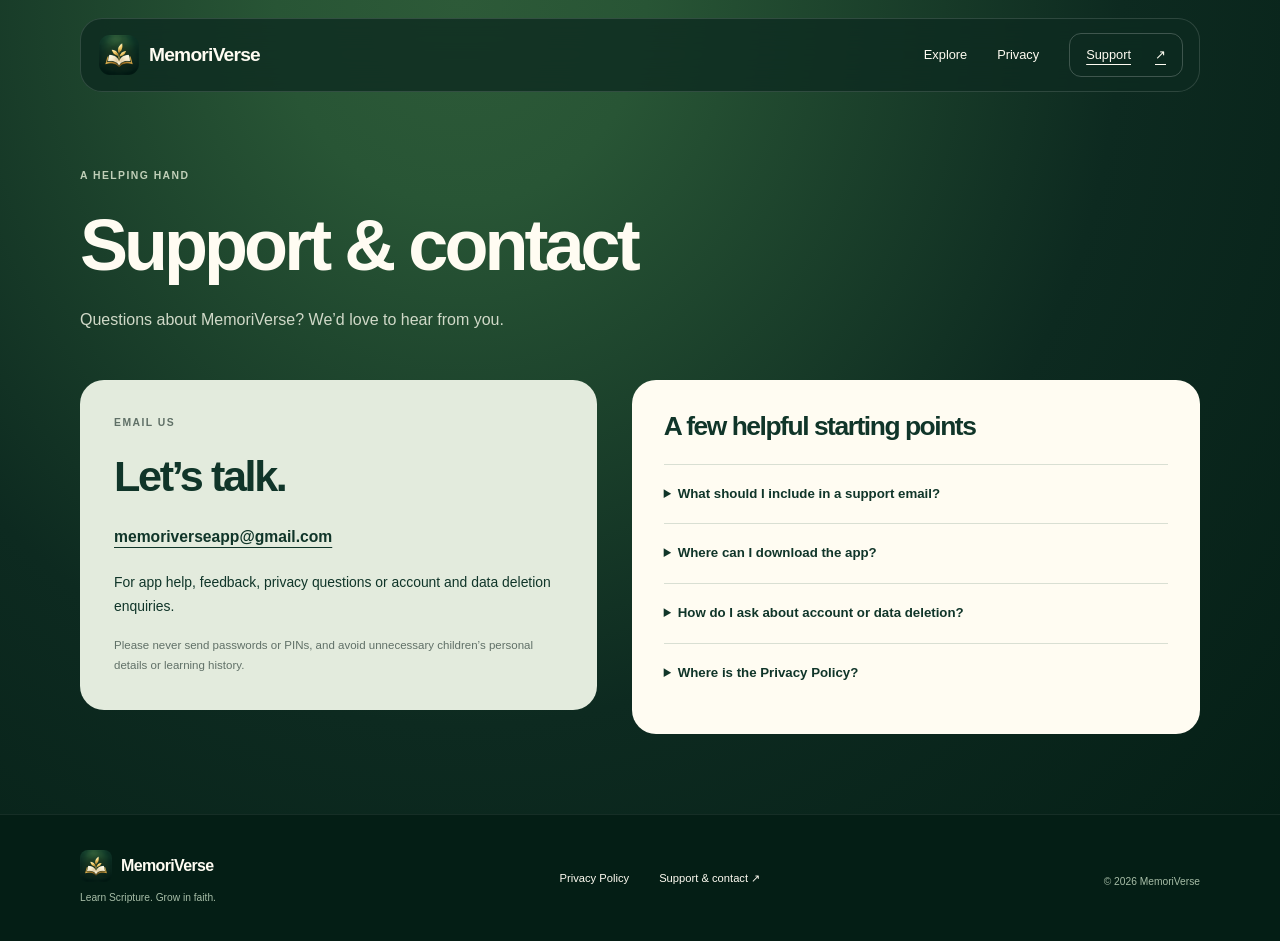
<file: support.html>
<!doctype html>
<html lang="en-GB">
<head>
<meta charset="utf-8">
<meta name="viewport" content="width=device-width, initial-scale=1">
<title>Support &amp; contact — MemoriVerse</title>
<meta name="description" content="Get help with MemoriVerse, send feedback or ask a privacy or data deletion question.">
<meta name="robots" content="index,follow">
<meta name="theme-color" content="#103529">
<meta property="og:type" content="website">
<meta property="og:site_name" content="MemoriVerse">
<meta property="og:title" content="Support &amp; contact — MemoriVerse">
<meta property="og:description" content="Get help with MemoriVerse, send feedback or ask a privacy or data deletion question.">
<meta property="og:url" content="https://memoriverse.app/support.html">
<meta property="og:image" content="https://memoriverse.app/assets/memoriverse-logo.png">
<meta property="og:image:alt" content="MemoriVerse: an open Bible with golden leaves">
<meta name="twitter:card" content="summary">
<link rel="canonical" href="https://memoriverse.app/support.html">
<link rel="icon" type="image/png" href="assets/memoriverse-logo.png">
<link rel="apple-touch-icon" href="assets/memoriverse-logo.png">
<link rel="stylesheet" href="assets/styles.css?v=6">
</head>
<body class="inner-page">
<a class="skip" href="#main">Skip to content</a>
<header class="site-header"><div class="header-inner">
<a class="brand" href="./" aria-label="MemoriVerse home"><img src="assets/memoriverse-logo.png" alt="" width="40" height="40"><span>MemoriVerse</span></a>
<nav aria-label="Main navigation"><a class="explore-link" href="./#experience">Explore</a><a href="privacy.html">Privacy</a><a class="nav-contact" href="support.html" aria-current="page">Support <span aria-hidden="true">↗</span></a></nav>
</div></header>
<main id="main"><section class="wrap page-heading"><p class="eyebrow">A helping hand</p><h1>Support &amp; contact</h1><p class="lead">Questions about MemoriVerse? We’d love to hear from you.</p></section><section class="wrap support-grid"><div class="contact-card"><p class="eyebrow">Email us</p><h2>Let’s talk.</h2><a class="email" href="mailto:memoriverseapp@gmail.com">memoriverseapp@gmail.com</a><p>For app help, feedback, privacy questions or account and data deletion enquiries.</p><p class="small">Please never send passwords or PINs, and avoid unnecessary children’s personal details or learning history.</p></div><div class="help"><h2>A few helpful starting points</h2><details><summary>What should I include in a support email?</summary><p>Tell us your device model, app version and what happened. If useful, attach a screenshot with personal information removed. Please don’t send passwords or PINs.</p></details><details><summary>Where can I download the app?</summary><p>Initial app access is through invited Apple TestFlight and Google Play closed testing. Use the invitation provided for your device. Public App Store and Google Play links will be added to the home page when the wider release is available.</p></details><details><summary>How do I ask about account or data deletion?</summary><p>For an ordinary account, use Profile → Account → Delete my account where available and re-enter your password. You can also email us with “MemoriVerse data deletion” in the subject. Identify the account or profile concerned without sending passwords or PINs. See the <a href="privacy.html#delete-account">deletion instructions and current limits</a> before deleting learning or ownership records.</p></details><details><summary>Where is the Privacy Policy?</summary><p>Read our <a href="privacy.html">Privacy Policy</a>, effective 30 October 2026, for the first tester release’s data handling, family controls and your privacy choices.</p></details></div></section></main>
<footer><div class="wrap footer-inner"><div><a class="footer-brand" href="./"><img src="assets/memoriverse-logo.png" alt="" width="32" height="32">MemoriVerse</a><p>Learn Scripture. Grow in faith.</p></div><nav aria-label="Footer navigation"><a href="privacy.html">Privacy Policy</a><a href="support.html" aria-current="page">Support &amp; contact <span aria-hidden="true">↗</span></a></nav><p class="copyright">© 2026 MemoriVerse</p></div></footer>
<script src="assets/site.js" defer></script>
</body></html>
</file>
<file: assets/styles.css>
:root {
  --forest: #103529;
  --ivory: #FFFCF2;
  --sage: #E3EBDD;
  --gold: #F0DFA6;
  --muted: #607067;
  --line: #d9dfd3;
  --logo-gradient: radial-gradient(ellipse at 36% 0%, #2d5a38 0%, #285535 16%, #0d2a20 57%, #041e15 100%);
  --sans: -apple-system, BlinkMacSystemFont, 'Segoe UI', sans-serif;
}
* { box-sizing: border-box; }
html { scroll-behavior: smooth; scroll-padding-top: 110px; }
body { margin: 0; background: #041e15; color: var(--forest); font: 16px/1.7 var(--sans); -webkit-font-smoothing: antialiased; }
a { color: inherit; text-underline-offset: 5px; }
a:focus-visible, summary:focus-visible { outline: 3px solid #bc9238; outline-offset: 5px; }
img { display: block; max-width: 100%; height: auto; }
p, h1, h2, h3, figure { margin: 0; }
h1, h2, h3 { line-height: 1.07; letter-spacing: -.055em; font-weight: 600; }
h2 { font-size: clamp(2.3rem, 4.6vw, 3.6rem); }
h3 { font-size: 2rem; }
.wrap { width: min(1120px, calc(100% - 80px)); margin-inline: auto; }
.skip { position: absolute; left: 20px; top: -120px; padding: 12px 18px; background: var(--gold); z-index: 100; }
.skip:focus { top: 8px; }
.site-header { position: sticky; top: 18px; z-index: 30; width: min(1120px, calc(100% - 48px)); margin: 18px auto -90px; border: 1px solid #ffffff22; border-radius: 22px; background: #0d2a20c9; backdrop-filter: blur(18px); -webkit-backdrop-filter: blur(18px); color: var(--ivory); }
.header-inner { min-height: 72px; padding: 12px 16px 12px 18px; display: flex; align-items: center; justify-content: space-between; gap: 20px; }
.brand { display: flex; align-items: center; gap: 10px; text-decoration: none; font-size: 1.2rem; font-weight: 650; letter-spacing: -.04em; }
.brand img { border-radius: 11px; }
.header-inner nav { display: flex; align-items: center; gap: 30px; font-size: .8rem; }
.header-inner nav a { text-decoration: none; padding-block: 8px; }
.header-inner nav a:hover { color: var(--gold); }
.header-inner nav [aria-current] { text-decoration: underline; }
.header-inner nav .nav-contact { padding: 10px 16px; border-radius: 12px; border: 1px solid #ffffff35; display: flex; align-items: center; gap: 24px; }
.hero { background: var(--logo-gradient); color: var(--ivory); padding: 160px 0 30px; overflow: clip; }
.hero-intro { text-align: center; }
.status { display: inline-flex; align-items: center; gap: 9px; font-size: .7rem; letter-spacing: .035em; border: 1px solid #f0dfa630; border-radius: 30px; padding: 6px 13px; background: #ffffff06; color: #e7e9d8; }
.status-dot { display: inline-block; flex: none; width: 6px; height: 6px; border-radius: 50%; background: var(--gold); box-shadow: 0 0 0 4px #f0dfa610; }
.hero h1 { font-size: clamp(3.3rem, 7.6vw, 6rem); line-height: 1.02; margin: 26px 0 23px; letter-spacing: -.065em; }
.hero h1 span, .launch h2 span { color: var(--gold); }
.hero-description { max-width: 550px; margin-inline: auto; color: #d4dfd1; font-size: 1rem; line-height: 1.8; }
.actions { display: flex; align-items: center; justify-content: center; flex-wrap: wrap; gap: 28px; margin-top: 28px; }
.button { display: inline-flex; align-items: center; justify-content: space-between; gap: 34px; min-height: 48px; padding: 12px 20px; border-radius: 12px; background: var(--gold); color: var(--forest); text-decoration: none; font-size: .83rem; font-weight: 650; transition: background .2s, transform .2s; }
.button:hover { background: #f8ebc0; transform: translateY(-2px); }
.text-link { display: inline-flex; gap: 18px; font-size: .83rem; text-decoration: none; }
.text-link:hover { text-decoration: underline; }
.availability { color: #b9cab6; font-size: .67rem; margin-top: 17px; }
.showcase { display: flex; justify-content: center; align-items: start; gap: 36px; padding-top: 90px; padding-bottom: 24px; }
.phone { width: 220px; flex: 0 1 220px; min-width: 0; transition: transform .5s ease; }
.phone-shell { border: 7px solid #172d24; border-radius: 33px; background: #172d24; box-shadow: 0 0 0 1px #f0dfa640, 0 32px 65px #00160c80; overflow: hidden; }
.phone img { width: 100%; border-radius: 25px; aspect-ratio: 390/844; }
.phone-left { transform: rotate(-7deg) translateY(24px); }
.phone-centre { transform: translateY(-24px) scale(1.04); z-index: 1; }
.phone-right { transform: rotate(7deg) translateY(24px); }
.phone figcaption { font-size: .61rem; letter-spacing: .05em; color: #c2cfbb; text-align: center; padding-top: 20px; }
.preview-note { text-align: center; color: #a7bda7; font-size: .6rem; margin: 30px 24px 10px; }
.scroll-cue { display: grid; place-items: center; width: 34px; height: 45px; margin: 20px auto 0; border: 1px solid #ffffff28; border-radius: 30px; color: var(--gold); text-decoration: none; font-size: 1rem; }
.section-pad { padding-block: 105px; }
.experience { background: var(--ivory); border-radius: 36px 36px 0 0; }
.eyebrow { text-transform: uppercase; font-size: .65rem; font-weight: 650; letter-spacing: .14em; margin-bottom: 22px; color: var(--muted); }
.section-heading { text-align: center; }
.section-heading > .section-intro { font-size: .95rem; max-width: 440px; margin: 22px auto 0; color: var(--muted); }
.translation-note { max-width: 620px; margin: 24px auto 0; font-size: .87rem; line-height: 1.8; color: var(--muted); }
.translation-note strong { display: block; color: var(--forest); font-weight: 600; }
.feature-grid { display: grid; grid-template-columns: repeat(3, 1fr); gap: 16px; margin-top: 50px; }
.feature { border-radius: 22px; padding: 28px; min-width: 0; display: flex; flex-direction: column; overflow: hidden; }
.feature-learn { background: var(--sage); }
.feature-review { background: var(--forest); color: var(--ivory); }
.feature-grow { background: #f1e7c4; }
.feature-top { display: flex; align-items: center; justify-content: space-between; gap: 8px; margin-bottom: 40px; }
.feature-index { font-size: .56rem; letter-spacing: .1em; font-weight: 650; }
.feature h3 { font-size: clamp(1.5rem, 2.7vw, 2.2rem); margin-bottom: 18px; }
.feature > p { font-size: .84rem; line-height: 1.75; opacity: .8; }
.learning-sequence { display: flex; align-items: center; gap: 7px; flex-wrap: wrap; margin-top: auto; padding-top: 36px; }
.learning-sequence span { font-size: .59rem; padding: 7px 9px; border: 1px solid #10352925; border-radius: 7px; background: #ffffff50; }
.learning-sequence i { font-style: normal; font-size: .7rem; opacity: .5; }
.review-motif { display: flex; align-items: end; height: 70px; gap: 10px; margin-top: 25px; }
.review-motif span { flex: 1; border-radius: 8px; background: #e3ebdd18; height: 18%; }
.review-motif span:nth-child(2) { height: 32%; }.review-motif span:nth-child(3) { height: 50%; }.review-motif span:nth-child(4) { height: 75%; }.review-motif span:nth-child(5) { height: 100%; background: var(--gold); }
.seed-wordmark { font-size: 1.3rem; font-weight: 600; line-height: 1.2; letter-spacing: -.045em; padding-top: 38px; margin-top: auto; }
.seed-wordmark span { opacity: .55; }
.journey { background: var(--ivory); padding-top: 25px; }
.journey-grid { display: grid; grid-template-columns: .85fr 1.15fr; align-items: center; gap: 60px; }
.journey-copy h2 span { color: #8a9d87; }
.journey-copy > p:not(.eyebrow) { color: var(--muted); max-width: 390px; font-size: .93rem; margin: 25px 0; }
.inline-link { display: inline-flex; gap: 24px; font-size: .8rem; font-weight: 600; }
.guide-card { background: var(--sage); border: 1px solid #d5decf; border-radius: 28px; padding: 30px; text-align: center; }
.guide-card img { width: 100%; margin: 8px auto 18px; border-radius: 16px; }
.guide-card > p { font-size: 1.55rem; font-weight: 500; line-height: 1.25; letter-spacing: -.04em; }
.family { background: #edf0e7; }
.family-heading { text-align: center; }
.mode-grid { display: grid; grid-template-columns: 1fr 1fr; gap: 25px; margin-top: 50px; }
.mode-card { background: var(--ivory); border: 1px solid #d5ddcf; border-radius: 22px; padding: 38px; }
.mode-label { display: inline-block; background: var(--sage); font-size: .6rem; letter-spacing: .06em; padding: 4px 10px; border-radius: 6px; margin-bottom: 30px; }
.mode-card h3 { font-size: 2rem; }
.mode-card > p { font-size: .86rem; color: var(--muted); margin: 22px 0 28px; }
.launch { background: var(--logo-gradient); padding-block: 95px; color: var(--ivory); text-align: center; }
.launch .eyebrow { color: #bfcdb6; }
.launch h2 { font-size: clamp(3rem, 7vw, 5.5rem); }
.launch p:not(.eyebrow) { color: #d0d9c8; font-size: .85rem; margin: 24px auto 28px; max-width: 450px; }
.launch-note { display: block; font-size: .64rem; color: #a7bda7; margin-top: 25px; }
footer { background: #041e15; color: var(--ivory); border-top: 1px solid #ffffff12; padding-block: 35px; }
.footer-inner { display: flex; align-items: center; justify-content: space-between; gap: 30px; }
.footer-brand { display: flex; align-items: center; gap: 9px; font-size: 1rem; font-weight: 600; text-decoration: none; letter-spacing: -.04em; }
.footer-brand img { border-radius: 8px; }
.footer-inner p { font-size: .64rem; color: #a7bda7; margin-top: 7px; }
.footer-inner nav { display: flex; gap: 30px; font-size: .7rem; }
.footer-inner nav a { text-decoration: none; }.footer-inner nav a:hover { text-decoration: underline; }
.copyright { white-space: nowrap; }
/* Supporting pages share the new navigation and gradient. */
.inner-page { background: var(--logo-gradient) fixed; }
.inner-page main { padding-top: 90px; }
.page-heading { padding-block: 75px 45px; color: var(--ivory); }
.page-heading .eyebrow { color: #c0cfb8; }
.page-heading h1 { font-size: clamp(2.6rem, 6vw, 4.5rem); }
.lead { font-size: 1rem; line-height: 1.8; max-width: 570px; }
.page-heading .lead { color: #d0d9c8; margin-top: 22px; }
.document { background: var(--ivory); border-radius: 24px; padding: 40px; margin-bottom: 80px; max-width: 850px; }
.document p { margin-top: 18px; font-size: .94rem; }.document h2 { font-size: 1.65rem; margin-top: 36px; }
.document > .inline-link { margin-top: 25px; }
.notice { background: var(--sage); border: 1px solid #cdd8c5; border-radius: 14px; padding: 24px; }
.notice strong { font-size: 1rem; }.notice p { margin-top: 10px; font-size: .86rem; }
.support-grid { display: grid; grid-template-columns: 1fr 1.1fr; gap: 35px; align-items: start; padding-bottom: 80px; }
.contact-card { background: var(--sage); padding: 34px; border-radius: 24px; }
.contact-card h2 { font-size: 2.7rem; margin-bottom: 25px; }
.email { display: block; font-size: .98rem; overflow-wrap: anywhere; font-weight: 600; margin-bottom: 20px; }
.contact-card > p { margin-top: 18px; font-size: .87rem; }.contact-card .eyebrow { font-size: .65rem; margin-top: 0; }
.contact-card .small { font-size: .72rem; color: var(--muted); }
.help { background: var(--ivory); padding: 32px; border-radius: 24px; }
.help h2 { font-size: 1.65rem; margin-bottom: 24px; }
.help details { border-top: 1px solid var(--line); padding-block: 18px; }
summary { cursor: pointer; font-size: .83rem; font-weight: 600; padding-right: 8px; }
.help details p { font-size: .82rem; color: var(--muted); margin-top: 15px; }
/* The content is visible by default; JavaScript enhances offscreen sections. */
[data-reveal] { transition: opacity .8s ease, transform .8s cubic-bezier(.2,.65,.25,1); }
[data-reveal].reveal-pending { opacity: 0; transform: translateY(32px); }
[data-reveal]:focus-within { opacity: 1; transform: none; }
@media (max-width: 900px) {
  .wrap { width: calc(100% - 48px); }.hero { padding-top: 145px; }
  .showcase { gap: 24px; }.phone { flex-basis: 195px; }
  .feature { padding: 22px; }.feature-top { margin-bottom: 30px; }
  .journey-grid { gap: 45px; }.mode-card { padding: 28px; }
  .support-grid { gap: 22px; }.contact-card, .help { padding: 26px; }
  .footer-inner { flex-wrap: wrap; }
}
@media (max-width: 640px) {
  html { scroll-padding-top: 100px; }.wrap { width: calc(100% - 40px); }
  .site-header { width: calc(100% - 24px); top: 10px; margin-top: 10px; margin-bottom: -74px; border-radius: 16px; }
  .header-inner { min-height: 64px; padding: 9px 12px; gap: 10px; }.brand { font-size: 1rem; gap: 7px; }.brand img { width: 32px; height: 32px; border-radius: 9px; }
  .header-inner nav { gap: 16px; font-size: .66rem; }.header-inner nav .explore-link { display: none; }
  .header-inner nav .nav-contact { padding: 6px 8px; gap: 7px; border-radius: 8px; }
  .hero { padding-top: 125px; }.status { font-size: .62rem; }
  .hero h1 { font-size: clamp(2.9rem, 12.8vw, 4.6rem); margin-top: 25px; }
  .hero-description { font-size: .85rem; max-width: 345px; }.actions { gap: 22px; margin-top: 25px; }.button { font-size: .76rem; padding: 11px 17px; gap: 20px; }.text-link { font-size: .73rem; gap: 9px; }
  .availability { font-size: .61rem; }
  .showcase { gap: 13px; padding-top: 65px; padding-bottom: 15px; width: calc(100% - 35px); }
  .phone { flex-basis: 170px; }.phone-shell { border-width: 4px; border-radius: 20px; }.phone img { border-radius: 15px; }
  .phone-left { display: none; }.phone-centre { transform: translateY(-16px); }.phone-right { transform: rotate(5deg) translateY(16px); }
  .phone figcaption { font-size: .48rem; padding-top: 15px; }.preview-note { font-size: .52rem; margin-top: 20px; }.scroll-cue { margin-top: 16px; }
  .section-pad { padding-block: 65px; }.experience { border-radius: 24px 24px 0 0; }
  h2 { font-size: 2.2rem; }.eyebrow { font-size: .58rem; margin-bottom: 18px; }
  .section-heading > .section-intro { font-size: .86rem; }.feature-grid { grid-template-columns: 1fr; gap: 14px; margin-top: 35px; }
  .feature { padding: 27px; }.feature h3 { font-size: 2rem; }.feature-top { margin-bottom: 25px; }.feature > p { max-width: 350px; }
  .learning-sequence { padding-top: 26px; }.review-motif { max-width: 230px; }.seed-wordmark { padding-top: 25px; }
  .journey { padding-top: 0; }.journey-grid { grid-template-columns: 1fr; gap: 35px; }.journey-copy h2 { font-size: 2.8rem; }.journey-copy > p:not(.eyebrow) { font-size: .87rem; }
  .guide-card { padding: 25px; }.guide-card > p { font-size: 1.5rem; }
  .mode-grid { grid-template-columns: 1fr; gap: 16px; margin-top: 35px; }.mode-card { padding: 28px; }.mode-card h3 { font-size: 1.8rem; }.mode-label { margin-bottom: 24px; }
  .launch { padding-block: 70px; }.launch h2 { font-size: 3.5rem; }.launch p:not(.eyebrow) { font-size: .8rem; }
  .footer-inner { flex-direction: column; align-items: start; gap: 22px; }.footer-inner nav { gap: 24px; }
  .inner-page main { padding-top: 75px; }.page-heading { padding-block: 50px 30px; }.page-heading h1 { font-size: 2.6rem; }.lead { font-size: .9rem; }
  .document { padding: 25px; margin-bottom: 50px; }.notice { padding: 20px; }.document p { font-size: .85rem; }
  .support-grid { grid-template-columns: 1fr; padding-bottom: 50px; }.contact-card, .help { padding: 25px; }.email { font-size: .88rem; }
}
@media (max-width: 350px) {
  .brand { font-size: .9rem; }.header-inner nav { gap: 10px; }.brand img { width: 28px; height: 28px; }.header-inner { padding-inline: 9px; }.hero h1 { font-size: 2.65rem; }.phone figcaption { font-size: .42rem; }.actions { gap: 16px; }
}
@media (prefers-reduced-motion: reduce) {
  html { scroll-behavior: auto; } *, *::before, *::after { animation: none !important; transition: none !important; }
  [data-reveal].reveal-pending { opacity: 1; transform: none; }
}

/* Published policy: scoped styles retain the existing website layout. */
.policy-date { color: #e4e8d6; margin-top: 20px; font-size: .88rem; }
.policy-document { max-width: 960px; }
.policy-contents { display: flex; flex-wrap: wrap; gap: 10px 24px; padding: 24px 0 8px; font-size: .88rem; }
.policy-section { scroll-margin-top: 115px; }
.policy-document h3 { font-size: 1.2rem; line-height: 1.35; letter-spacing: -.02em; margin-top: 28px; }
.policy-document li { margin-block: 12px; }
.policy-document a { overflow-wrap: anywhere; }
.policy-document table { border-collapse: collapse; width: 100%; margin-top: 22px; font-size: .88rem; }
.policy-document th, .policy-document td { text-align: left; vertical-align: top; padding: 14px 12px; border-bottom: 1px solid var(--line); }
.policy-document thead { background: var(--sage); }
.policy-document th[scope="row"] { width: 25%; }
.policy-document .policy-end { border-top: 1px solid var(--line); padding-top: 20px; margin-top: 36px; }
@media (max-width: 640px) {
 .policy-document table, .policy-document tbody, .policy-document tr, .policy-document td, .policy-document th[scope="row"] { display: block; width: 100%; }
 .policy-document thead { display: none; }
 .policy-document tr { border-bottom: 1px solid var(--line); padding-block: 10px; }
 .policy-document th, .policy-document td { border: 0; padding: 6px 0; }
 .policy-document ul { padding-left: 20px; }
 .policy-document li { font-size: .85rem; }
 .policy-contents { gap: 10px 18px; }
}

/* Beta invitation announcement and accessible signup page. */
.beta-hero {background:var(--logo-gradient);color:var(--ivory);padding:158px 0 90px;}
.beta-hero-inner {max-width:810px;}
.beta-hero h1 {font-size:clamp(3.1rem,7vw,5.7rem);margin:22px 0;line-height:1.06;}
.beta-hero h1 span {color:var(--gold);}
.beta-hero p:not(.status) {max-width:670px;color:#d4dfd1;margin:15px 0;line-height:1.75;}
.beta-hero .beta-lead {font-size:1.22rem!important;color:#fffdf2!important;}
.beta-hero .button {margin-top:20px;}
.beta-content {background:var(--ivory);padding:78px 0 90px;}
.beta-content h2 {margin-bottom:35px;}
.beta-platforms {display:grid;grid-template-columns:repeat(2,minmax(0,1fr));gap:22px;}
.beta-card {background:white;border:1px solid var(--line);border-radius:22px;padding:32px;display:flex;flex-direction:column;align-items:start;gap:18px;}
.beta-card h3 {font-size:2rem;}
.beta-card p {font-size:.94rem;line-height:1.7;}
.beta-card .button {margin-top:auto;}
.beta-platform-label {display:inline-flex;padding:5px 13px;border-radius:30px;background:var(--sage);font-size:.73rem;font-weight:700;}
.beta-note {font-size:.81rem!important;color:#51645a;}
.beta-why {display:grid;grid-template-columns:1fr 1fr;gap:40px;margin-top:76px;border-top:1px solid var(--line);padding-top:55px;}
.beta-why h2 {margin:0;}
.beta-why p {margin-bottom:15px;}
@media(max-width:700px) {
.beta-hero {padding:125px 0 55px;}
.beta-platforms,.beta-why {grid-template-columns:1fr;}
.beta-card {padding:26px;}
.beta-content {padding:55px 0;}
.beta-why {margin-top:52px;gap:20px;}
}


/* The homepage beta invitation is part of the forest-green hero, not a separate banner. */
.beta-hero-invite {
  display:flex; align-items:center; gap:16px; max-width:690px; margin:29px auto 0;
  padding:15px 19px; border:1px solid #f0dfa63e; border-radius:16px;
  background:linear-gradient(105deg,#f0dfa61d,#ffffff08 85%);
  box-shadow:inset 0 1px #ffffff12,0 12px 28px #061a112b;
  color:var(--ivory); text-decoration:none; text-align:left;
  transition:border-color .2s ease, background .2s ease, transform .2s ease;
}
.beta-hero-invite:hover {border-color:#f0dfa68a;background:linear-gradient(105deg,#f0dfa633,#ffffff11);transform:translateY(-2px);}
.beta-hero-invite-mark {display:grid;place-items:center;flex:none;width:37px;height:37px;border-radius:12px;background:#f0dfa620;color:var(--gold);font-size:1.2rem;}
.beta-hero-invite-copy {display:flex;flex:1;min-width:0;flex-direction:column;gap:3px;}
.beta-hero-invite-copy strong {font-size:.88rem;line-height:1.35;font-weight:700;letter-spacing:-.01em;}
.beta-hero-invite-copy > span {font-size:.75rem;color:#cddbc9;line-height:1.5;}
.beta-hero-invite-action {display:inline-flex;align-items:center;white-space:nowrap;gap:9px;color:var(--gold);font-size:.76rem;font-weight:700;}
.hero .beta-hero-invite + .actions {margin-top:27px;}
@media(max-width:640px) {
  .beta-hero-invite {padding:14px 15px;gap:12px;border-radius:14px;}
  .beta-hero-invite-mark {width:33px;height:33px;font-size:1rem;}
  .beta-hero-invite-copy > span {font-size:.7rem;}
  .beta-hero-invite-action {font-size:.72rem;}
}
@media(max-width:420px) {
  .beta-hero-invite {flex-wrap:wrap;}
  .beta-hero-invite-action {margin-left:45px;}
}
</file>
